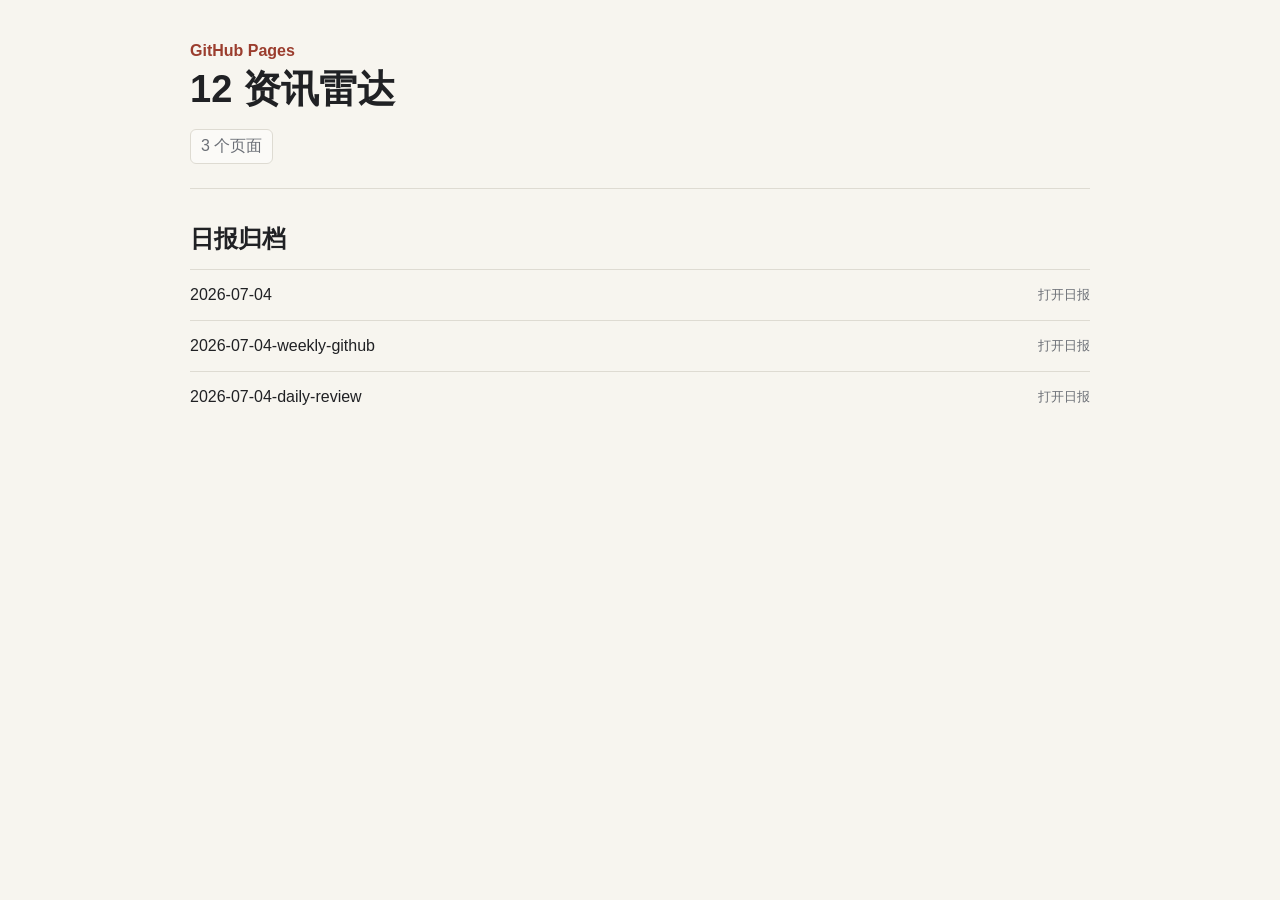
<file: docs/index.html>
<!doctype html>
<html lang="zh-CN">
<head>
  <meta charset="utf-8">
  <meta name="viewport" content="width=device-width, initial-scale=1">
  <title>12 资讯雷达</title>
  <link rel="stylesheet" href="./assets/style.css">
  <style>
    body { display: block; }
    main { margin: 0 auto; }
    .index-link {
      display: flex;
      justify-content: space-between;
      gap: 16px;
      padding: 16px 0;
      border-top: 1px solid var(--line);
      color: var(--ink);
      text-decoration: none;
    }
    .index-link small { color: var(--muted); }
  </style>
</head>
<body>
  <main>
    <header class="page-header">
      <p>GitHub Pages</p>
      <h1>12 资讯雷达</h1>
      <div class="summary"><span>3 个页面</span></div>
    </header>
    <section>
      <h2>日报归档</h2>
      <a class="index-link" href="./2026-07-04.html"><span>2026-07-04</span><small>打开日报</small></a>
<a class="index-link" href="./2026-07-04-weekly-github.html"><span>2026-07-04-weekly-github</span><small>打开日报</small></a>
<a class="index-link" href="./2026-07-04-daily-review.html"><span>2026-07-04-daily-review</span><small>打开日报</small></a>
    </section>
  </main>
</body>
</html>
</file>
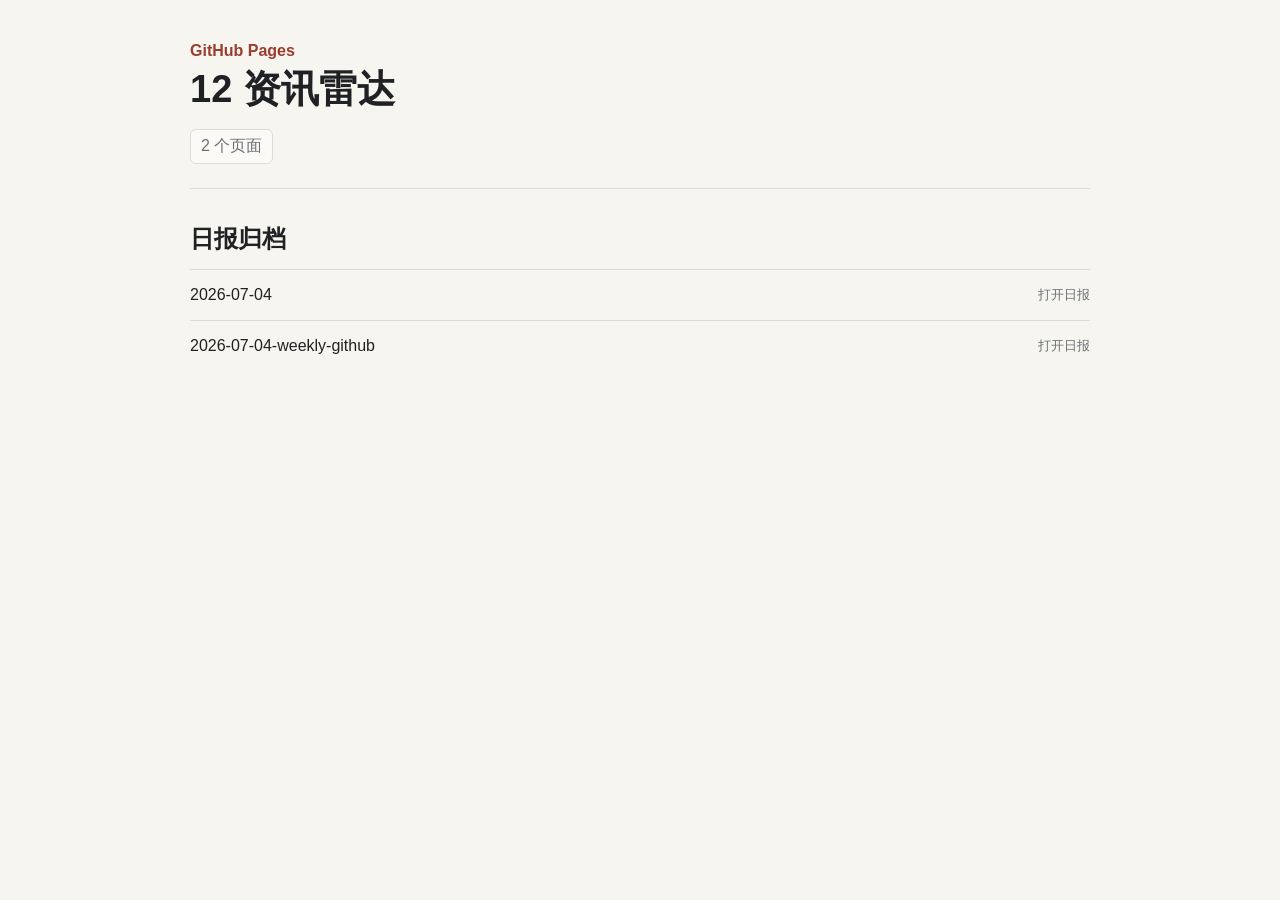
<file: site/index.html>
<!doctype html>
<html lang="zh-CN">
<head>
  <meta charset="utf-8">
  <meta name="viewport" content="width=device-width, initial-scale=1">
  <title>12 资讯雷达</title>
  <link rel="stylesheet" href="./assets/style.css">
  <style>
    body { display: block; }
    main { margin: 0 auto; }
    .index-link {
      display: flex;
      justify-content: space-between;
      gap: 16px;
      padding: 16px 0;
      border-top: 1px solid var(--line);
      color: var(--ink);
      text-decoration: none;
    }
    .index-link small { color: var(--muted); }
  </style>
</head>
<body>
  <main>
    <header class="page-header">
      <p>GitHub Pages</p>
      <h1>12 资讯雷达</h1>
      <div class="summary"><span>2 个页面</span></div>
    </header>
    <section>
      <h2>日报归档</h2>
      <a class="index-link" href="./2026-07-04.html"><span>2026-07-04</span><small>打开日报</small></a>
<a class="index-link" href="./2026-07-04-weekly-github.html"><span>2026-07-04-weekly-github</span><small>打开日报</small></a>
    </section>
  </main>
</body>
</html>
</file>
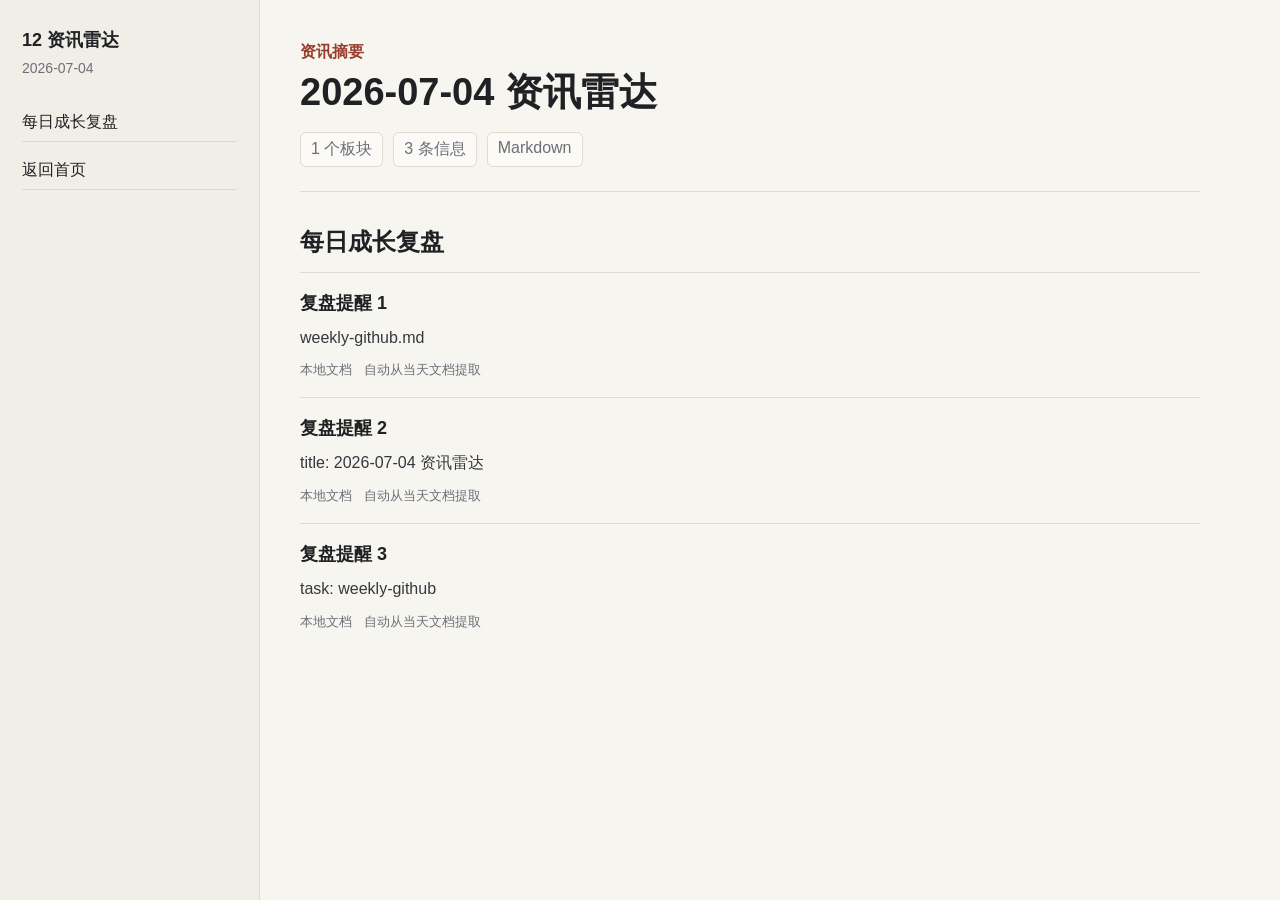
<file: docs/2026-07-04-daily-review.html>
<!doctype html>
<html lang="zh-CN">
<head>
  <meta charset="utf-8">
  <meta name="viewport" content="width=device-width, initial-scale=1">
  <title>2026-07-04 资讯雷达</title>
  <link rel="stylesheet" href="./assets/style.css">
</head>
<body>
  <aside class="sidebar">
    <div class="brand">12 资讯雷达</div>
    <div class="date">2026-07-04</div>
    <nav><a href="#每日成长复盘">每日成长复盘</a><a href="./index.html">返回首页</a></nav>
  </aside>
  <main>
    <header class="page-header">
      <p>资讯摘要</p>
      <h1>2026-07-04 资讯雷达</h1>
      <div class="summary">
        <span>1 个板块</span>
        <span>3 条信息</span>
        <a href="../obsidian/2026-07-04-daily-review.md">Markdown</a>
      </div>
    </header>
    <section id="每日成长复盘"><h2>每日成长复盘</h2><article class="item"><h3>复盘提醒 1</h3><p>weekly-github.md</p><div class="meta"><span>本地文档</span><span>自动从当天文档提取</span></div></article><article class="item"><h3>复盘提醒 2</h3><p>title: 2026-07-04 资讯雷达</p><div class="meta"><span>本地文档</span><span>自动从当天文档提取</span></div></article><article class="item"><h3>复盘提醒 3</h3><p>task: weekly-github</p><div class="meta"><span>本地文档</span><span>自动从当天文档提取</span></div></article></section>
    
  </main>
</body>
</html>
</file>
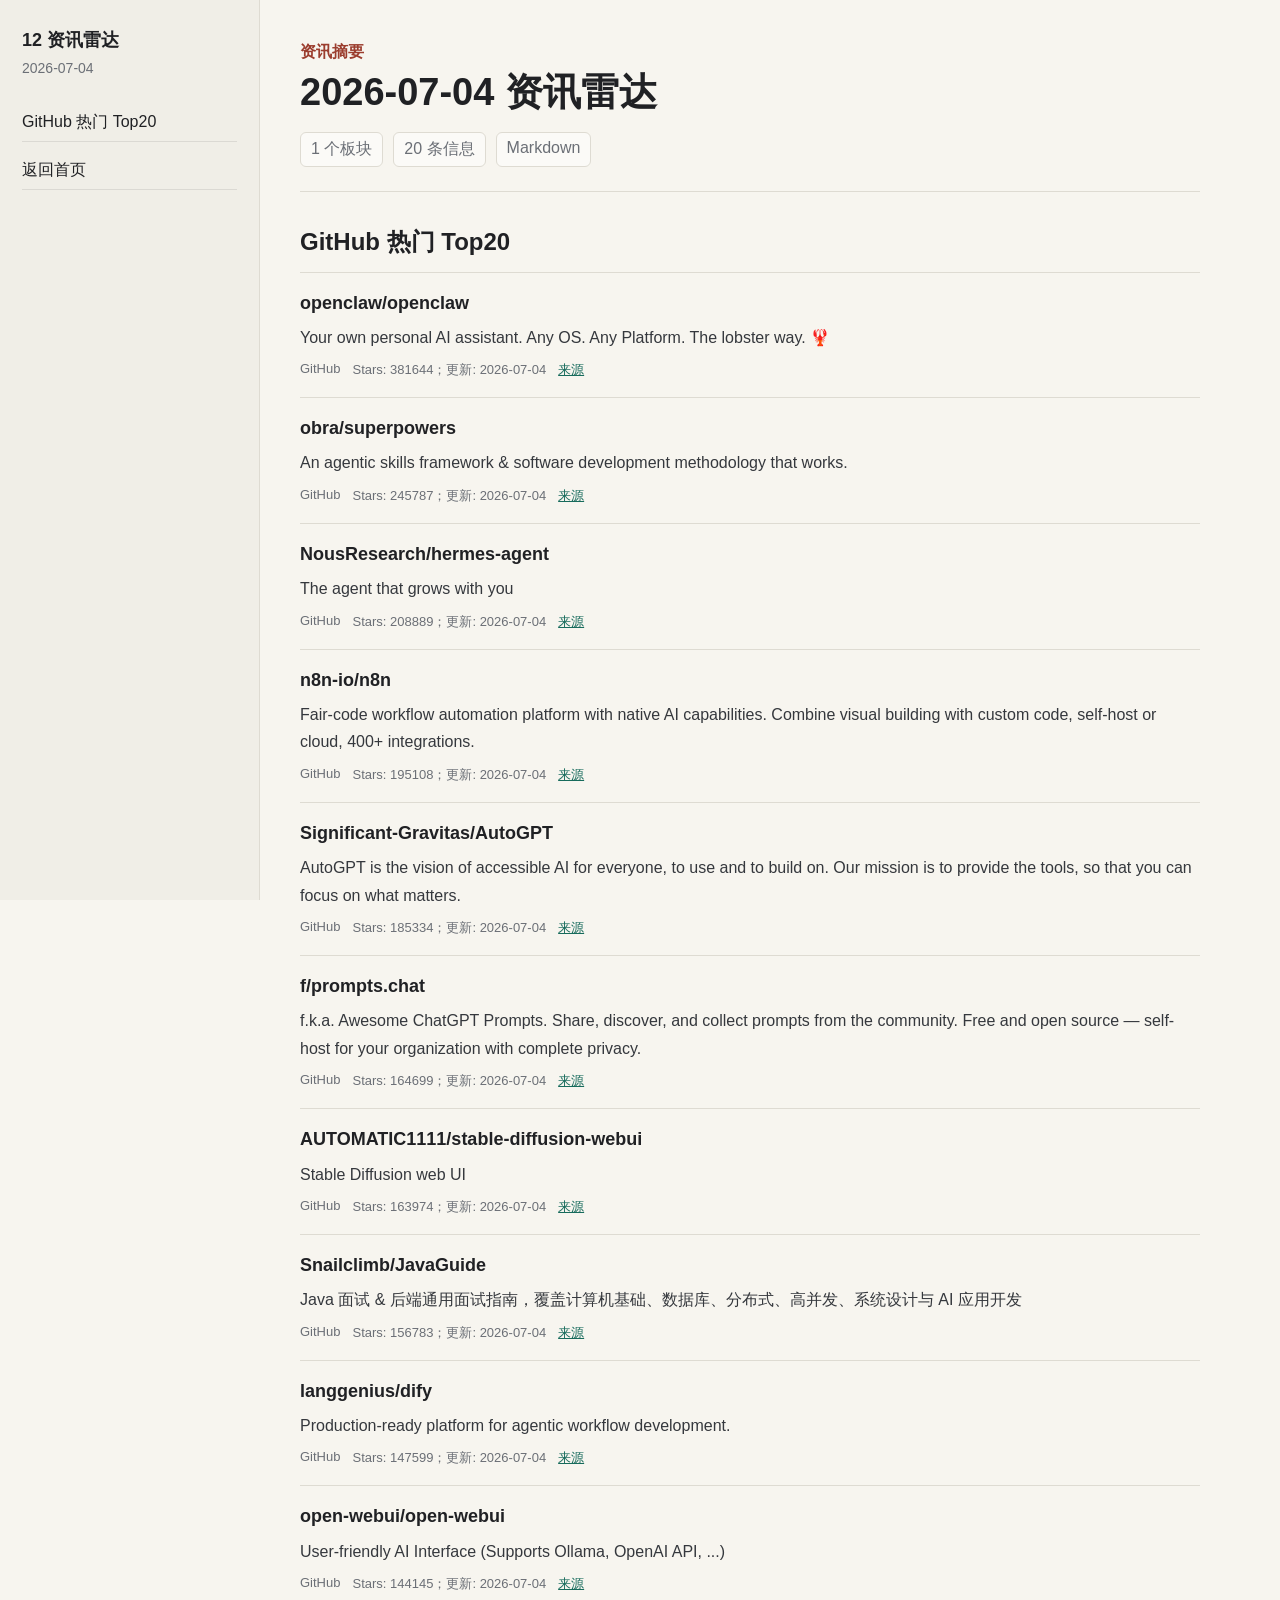
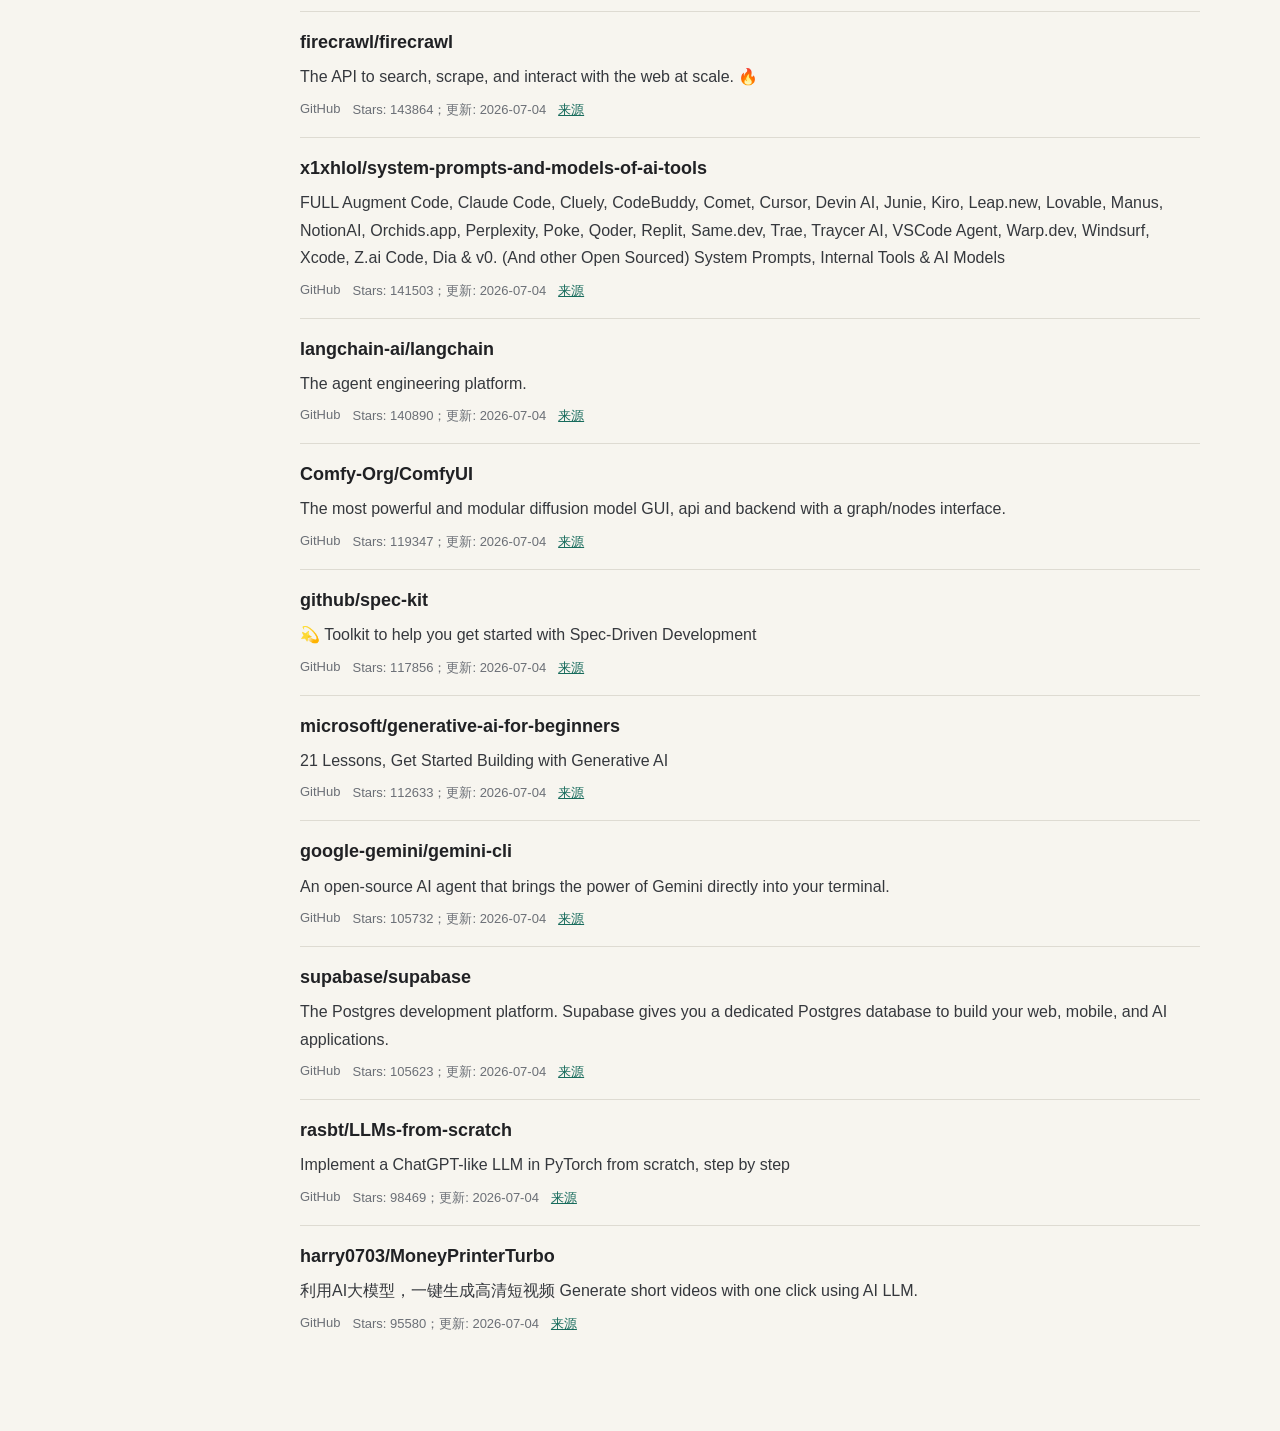
<file: docs/2026-07-04-weekly-github.html>
<!doctype html>
<html lang="zh-CN">
<head>
  <meta charset="utf-8">
  <meta name="viewport" content="width=device-width, initial-scale=1">
  <title>2026-07-04 资讯雷达</title>
  <link rel="stylesheet" href="./assets/style.css">
</head>
<body>
  <aside class="sidebar">
    <div class="brand">12 资讯雷达</div>
    <div class="date">2026-07-04</div>
    <nav><a href="#github-热门-top20">GitHub 热门 Top20</a><a href="./index.html">返回首页</a></nav>
  </aside>
  <main>
    <header class="page-header">
      <p>资讯摘要</p>
      <h1>2026-07-04 资讯雷达</h1>
      <div class="summary">
        <span>1 个板块</span>
        <span>20 条信息</span>
        <a href="../obsidian/2026-07-04-weekly-github.md">Markdown</a>
      </div>
    </header>
    <section id="github-热门-top20"><h2>GitHub 热门 Top20</h2><article class="item"><h3>openclaw/openclaw</h3><p>Your own personal AI assistant. Any OS. Any Platform. The lobster way. 🦞 </p><div class="meta"><span>GitHub</span><span>Stars: 381644；更新: 2026-07-04</span><a class="source-link" href="https://github.com/openclaw/openclaw" target="_blank" rel="noreferrer">来源</a></div></article><article class="item"><h3>obra/superpowers</h3><p>An agentic skills framework &amp; software development methodology that works.</p><div class="meta"><span>GitHub</span><span>Stars: 245787；更新: 2026-07-04</span><a class="source-link" href="https://github.com/obra/superpowers" target="_blank" rel="noreferrer">来源</a></div></article><article class="item"><h3>NousResearch/hermes-agent</h3><p>The agent that grows with you</p><div class="meta"><span>GitHub</span><span>Stars: 208889；更新: 2026-07-04</span><a class="source-link" href="https://github.com/NousResearch/hermes-agent" target="_blank" rel="noreferrer">来源</a></div></article><article class="item"><h3>n8n-io/n8n</h3><p>Fair-code workflow automation platform with native AI capabilities. Combine visual building with custom code, self-host or cloud, 400+ integrations.</p><div class="meta"><span>GitHub</span><span>Stars: 195108；更新: 2026-07-04</span><a class="source-link" href="https://github.com/n8n-io/n8n" target="_blank" rel="noreferrer">来源</a></div></article><article class="item"><h3>Significant-Gravitas/AutoGPT</h3><p>AutoGPT is the vision of accessible AI for everyone, to use and to build on. Our mission is to provide the tools, so that you can focus on what matters.</p><div class="meta"><span>GitHub</span><span>Stars: 185334；更新: 2026-07-04</span><a class="source-link" href="https://github.com/Significant-Gravitas/AutoGPT" target="_blank" rel="noreferrer">来源</a></div></article><article class="item"><h3>f/prompts.chat</h3><p>f.k.a. Awesome ChatGPT Prompts. Share, discover, and collect prompts from the community. Free and open source — self-host for your organization with complete privacy.</p><div class="meta"><span>GitHub</span><span>Stars: 164699；更新: 2026-07-04</span><a class="source-link" href="https://github.com/f/prompts.chat" target="_blank" rel="noreferrer">来源</a></div></article><article class="item"><h3>AUTOMATIC1111/stable-diffusion-webui</h3><p>Stable Diffusion web UI</p><div class="meta"><span>GitHub</span><span>Stars: 163974；更新: 2026-07-04</span><a class="source-link" href="https://github.com/AUTOMATIC1111/stable-diffusion-webui" target="_blank" rel="noreferrer">来源</a></div></article><article class="item"><h3>Snailclimb/JavaGuide</h3><p>Java 面试 &amp; 后端通用面试指南，覆盖计算机基础、数据库、分布式、高并发、系统设计与 AI 应用开发</p><div class="meta"><span>GitHub</span><span>Stars: 156783；更新: 2026-07-04</span><a class="source-link" href="https://github.com/Snailclimb/JavaGuide" target="_blank" rel="noreferrer">来源</a></div></article><article class="item"><h3>langgenius/dify</h3><p>Production-ready platform for agentic workflow development.</p><div class="meta"><span>GitHub</span><span>Stars: 147599；更新: 2026-07-04</span><a class="source-link" href="https://github.com/langgenius/dify" target="_blank" rel="noreferrer">来源</a></div></article><article class="item"><h3>open-webui/open-webui</h3><p>User-friendly AI Interface (Supports Ollama, OpenAI API, ...)</p><div class="meta"><span>GitHub</span><span>Stars: 144145；更新: 2026-07-04</span><a class="source-link" href="https://github.com/open-webui/open-webui" target="_blank" rel="noreferrer">来源</a></div></article><article class="item"><h3>firecrawl/firecrawl</h3><p>The API to search, scrape, and interact with the web at scale. 🔥</p><div class="meta"><span>GitHub</span><span>Stars: 143864；更新: 2026-07-04</span><a class="source-link" href="https://github.com/firecrawl/firecrawl" target="_blank" rel="noreferrer">来源</a></div></article><article class="item"><h3>x1xhlol/system-prompts-and-models-of-ai-tools</h3><p>FULL Augment Code, Claude Code, Cluely, CodeBuddy, Comet, Cursor, Devin AI, Junie, Kiro, Leap.new, Lovable, Manus, NotionAI, Orchids.app, Perplexity, Poke, Qoder, Replit, Same.dev, Trae, Traycer AI, VSCode Agent, Warp.dev, Windsurf, Xcode, Z.ai Code, Dia &amp; v0. (And other Open Sourced) System Prompts, Internal Tools &amp; AI Models</p><div class="meta"><span>GitHub</span><span>Stars: 141503；更新: 2026-07-04</span><a class="source-link" href="https://github.com/x1xhlol/system-prompts-and-models-of-ai-tools" target="_blank" rel="noreferrer">来源</a></div></article><article class="item"><h3>langchain-ai/langchain</h3><p>The agent engineering platform.</p><div class="meta"><span>GitHub</span><span>Stars: 140890；更新: 2026-07-04</span><a class="source-link" href="https://github.com/langchain-ai/langchain" target="_blank" rel="noreferrer">来源</a></div></article><article class="item"><h3>Comfy-Org/ComfyUI</h3><p>The most powerful and modular diffusion model GUI, api and backend with a graph/nodes interface.</p><div class="meta"><span>GitHub</span><span>Stars: 119347；更新: 2026-07-04</span><a class="source-link" href="https://github.com/Comfy-Org/ComfyUI" target="_blank" rel="noreferrer">来源</a></div></article><article class="item"><h3>github/spec-kit</h3><p>💫 Toolkit to help you get started with Spec-Driven Development</p><div class="meta"><span>GitHub</span><span>Stars: 117856；更新: 2026-07-04</span><a class="source-link" href="https://github.com/github/spec-kit" target="_blank" rel="noreferrer">来源</a></div></article><article class="item"><h3>microsoft/generative-ai-for-beginners</h3><p>21 Lessons, Get Started Building with Generative AI </p><div class="meta"><span>GitHub</span><span>Stars: 112633；更新: 2026-07-04</span><a class="source-link" href="https://github.com/microsoft/generative-ai-for-beginners" target="_blank" rel="noreferrer">来源</a></div></article><article class="item"><h3>google-gemini/gemini-cli</h3><p>An open-source AI agent that brings the power of Gemini directly into your terminal.</p><div class="meta"><span>GitHub</span><span>Stars: 105732；更新: 2026-07-04</span><a class="source-link" href="https://github.com/google-gemini/gemini-cli" target="_blank" rel="noreferrer">来源</a></div></article><article class="item"><h3>supabase/supabase</h3><p>The Postgres development platform. Supabase gives you a dedicated Postgres database to build your web, mobile, and AI applications.</p><div class="meta"><span>GitHub</span><span>Stars: 105623；更新: 2026-07-04</span><a class="source-link" href="https://github.com/supabase/supabase" target="_blank" rel="noreferrer">来源</a></div></article><article class="item"><h3>rasbt/LLMs-from-scratch</h3><p>Implement a ChatGPT-like LLM in PyTorch from scratch, step by step</p><div class="meta"><span>GitHub</span><span>Stars: 98469；更新: 2026-07-04</span><a class="source-link" href="https://github.com/rasbt/LLMs-from-scratch" target="_blank" rel="noreferrer">来源</a></div></article><article class="item"><h3>harry0703/MoneyPrinterTurbo</h3><p>利用AI大模型，一键生成高清短视频 Generate short videos with one click using AI LLM.</p><div class="meta"><span>GitHub</span><span>Stars: 95580；更新: 2026-07-04</span><a class="source-link" href="https://github.com/harry0703/MoneyPrinterTurbo" target="_blank" rel="noreferrer">来源</a></div></article></section>
    
  </main>
</body>
</html>
</file>
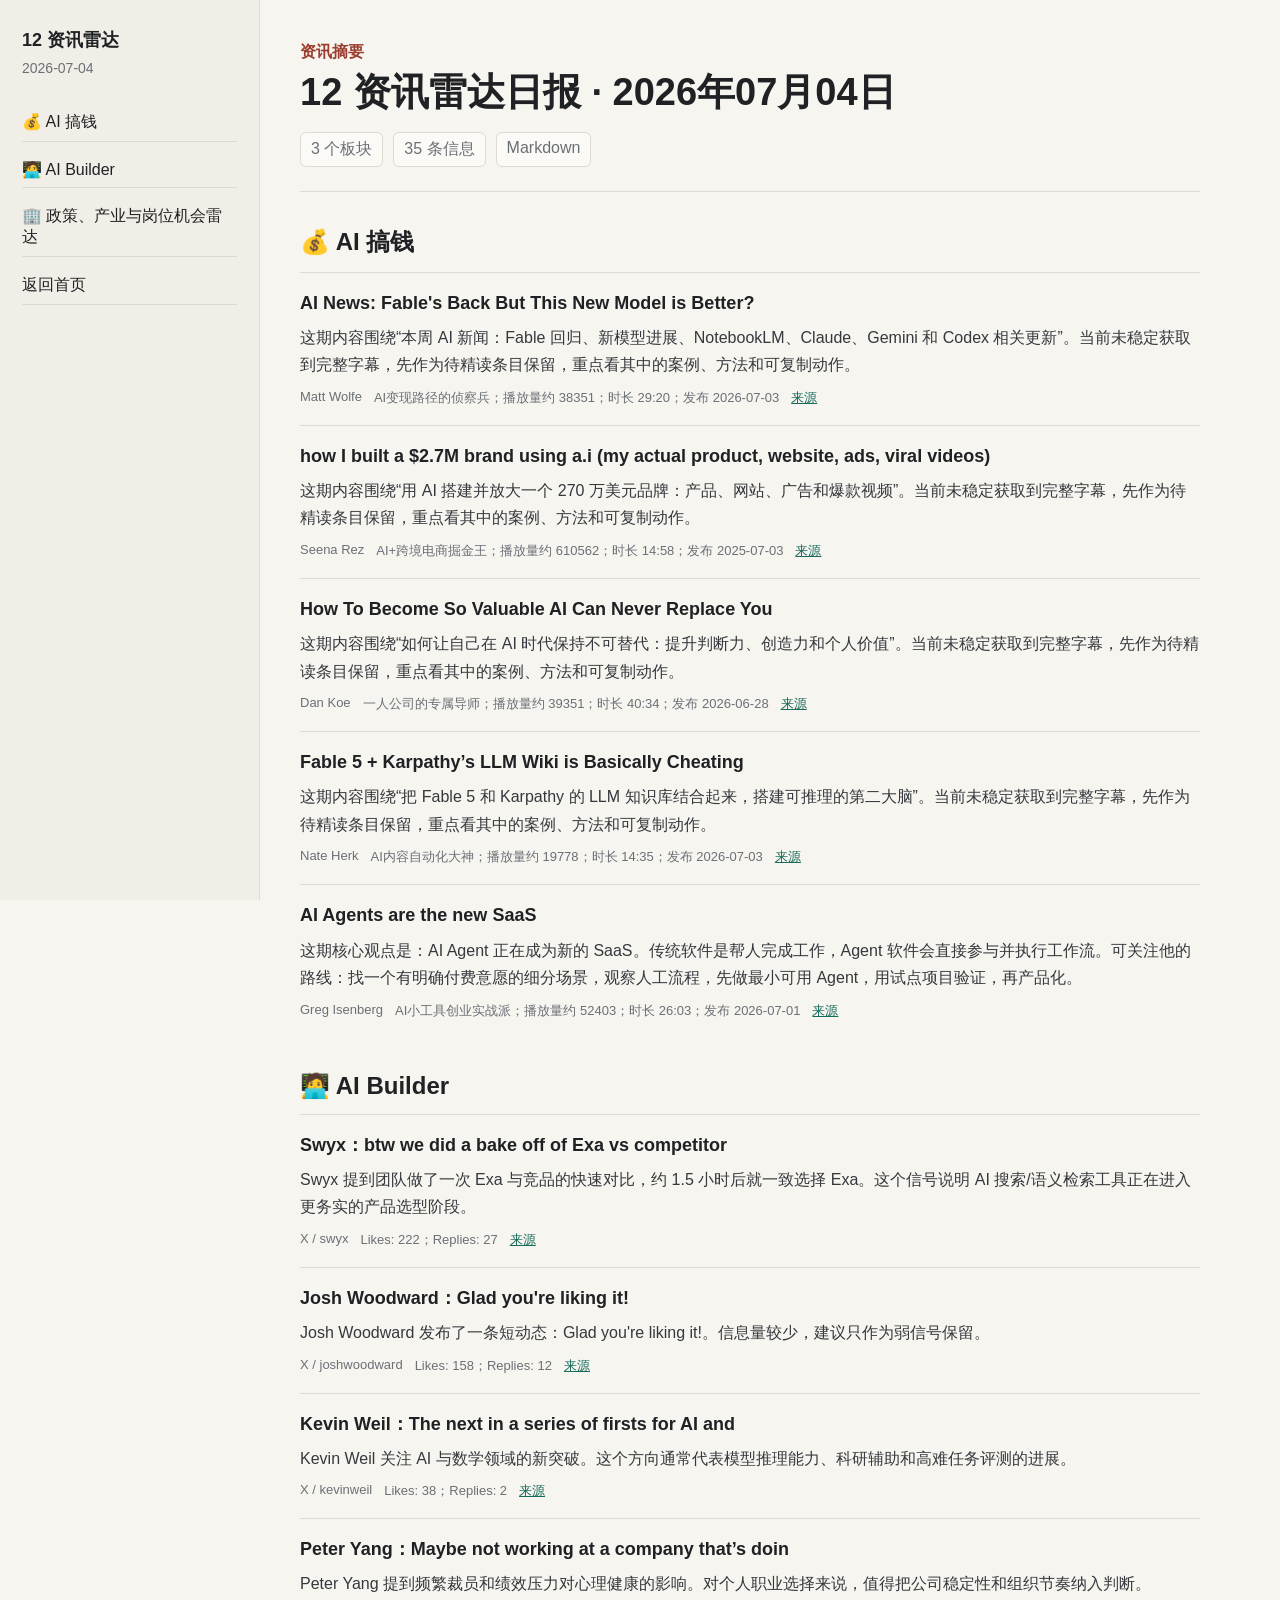
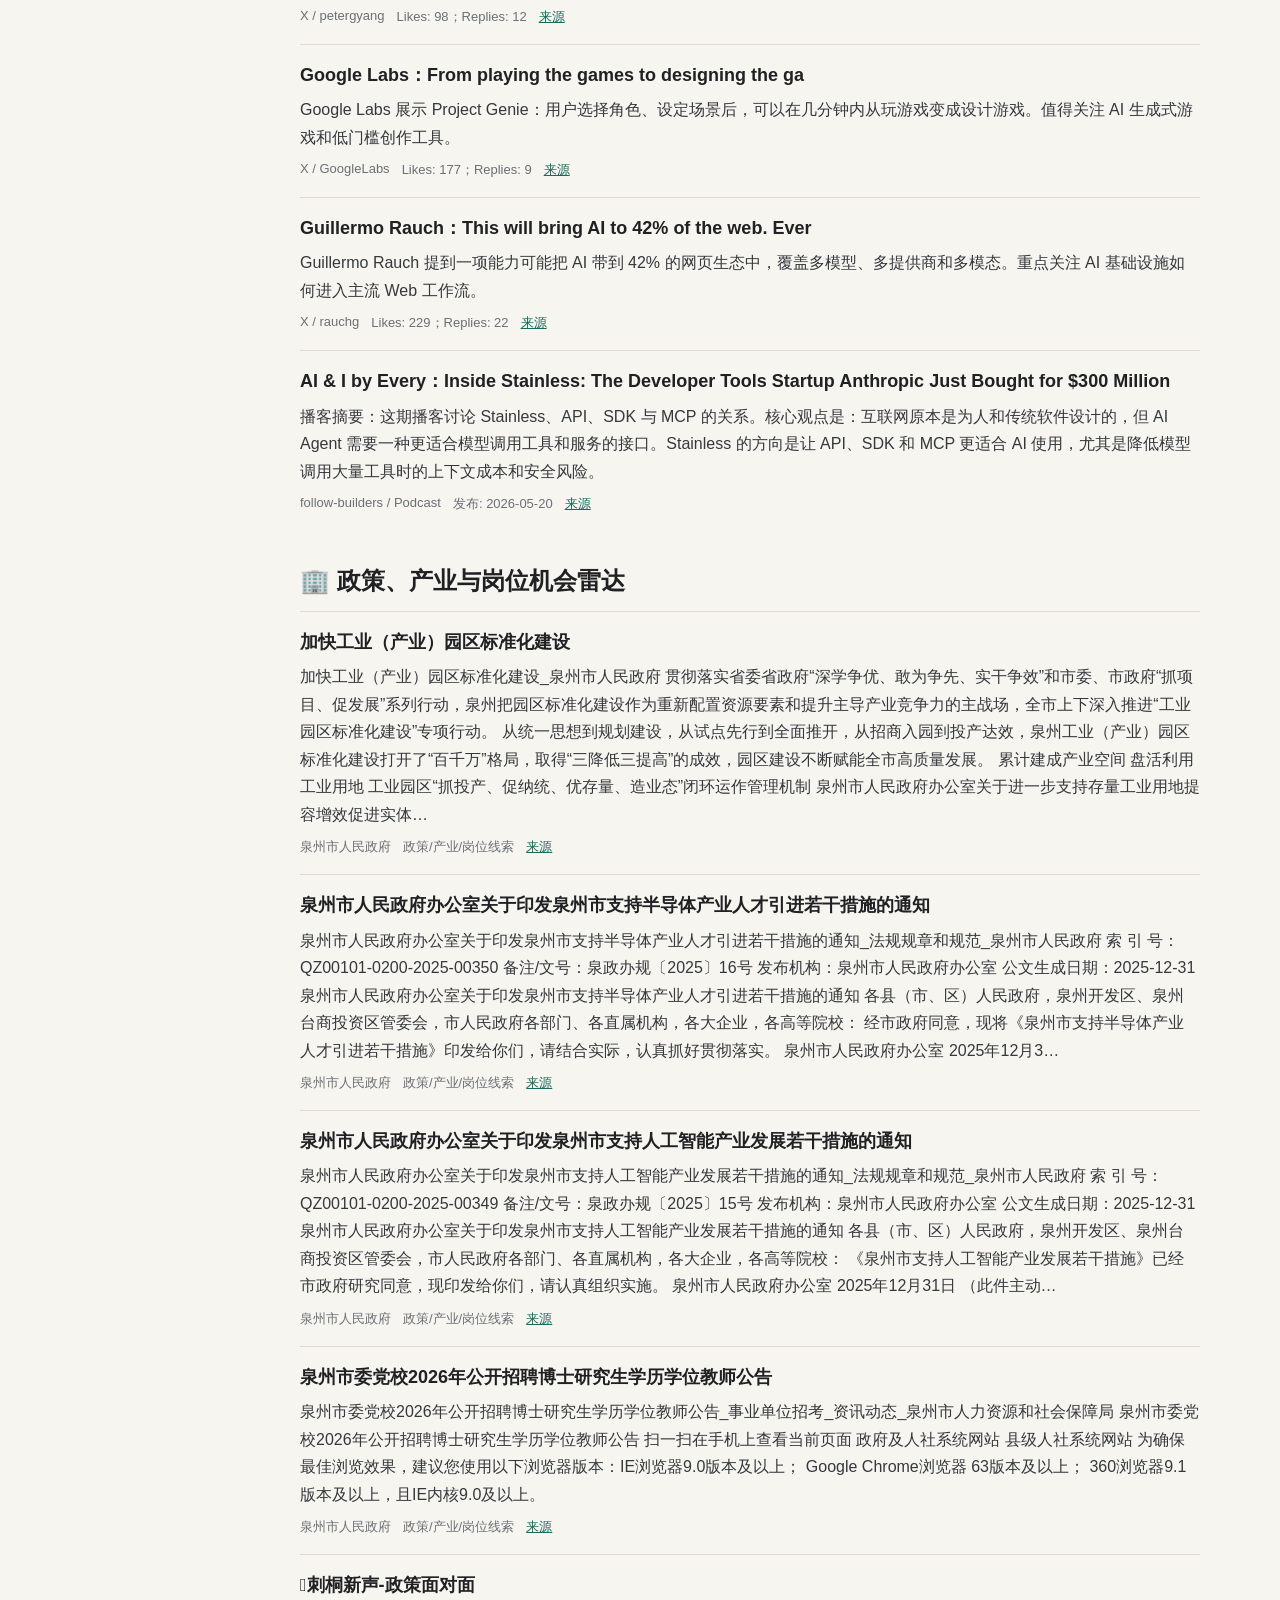
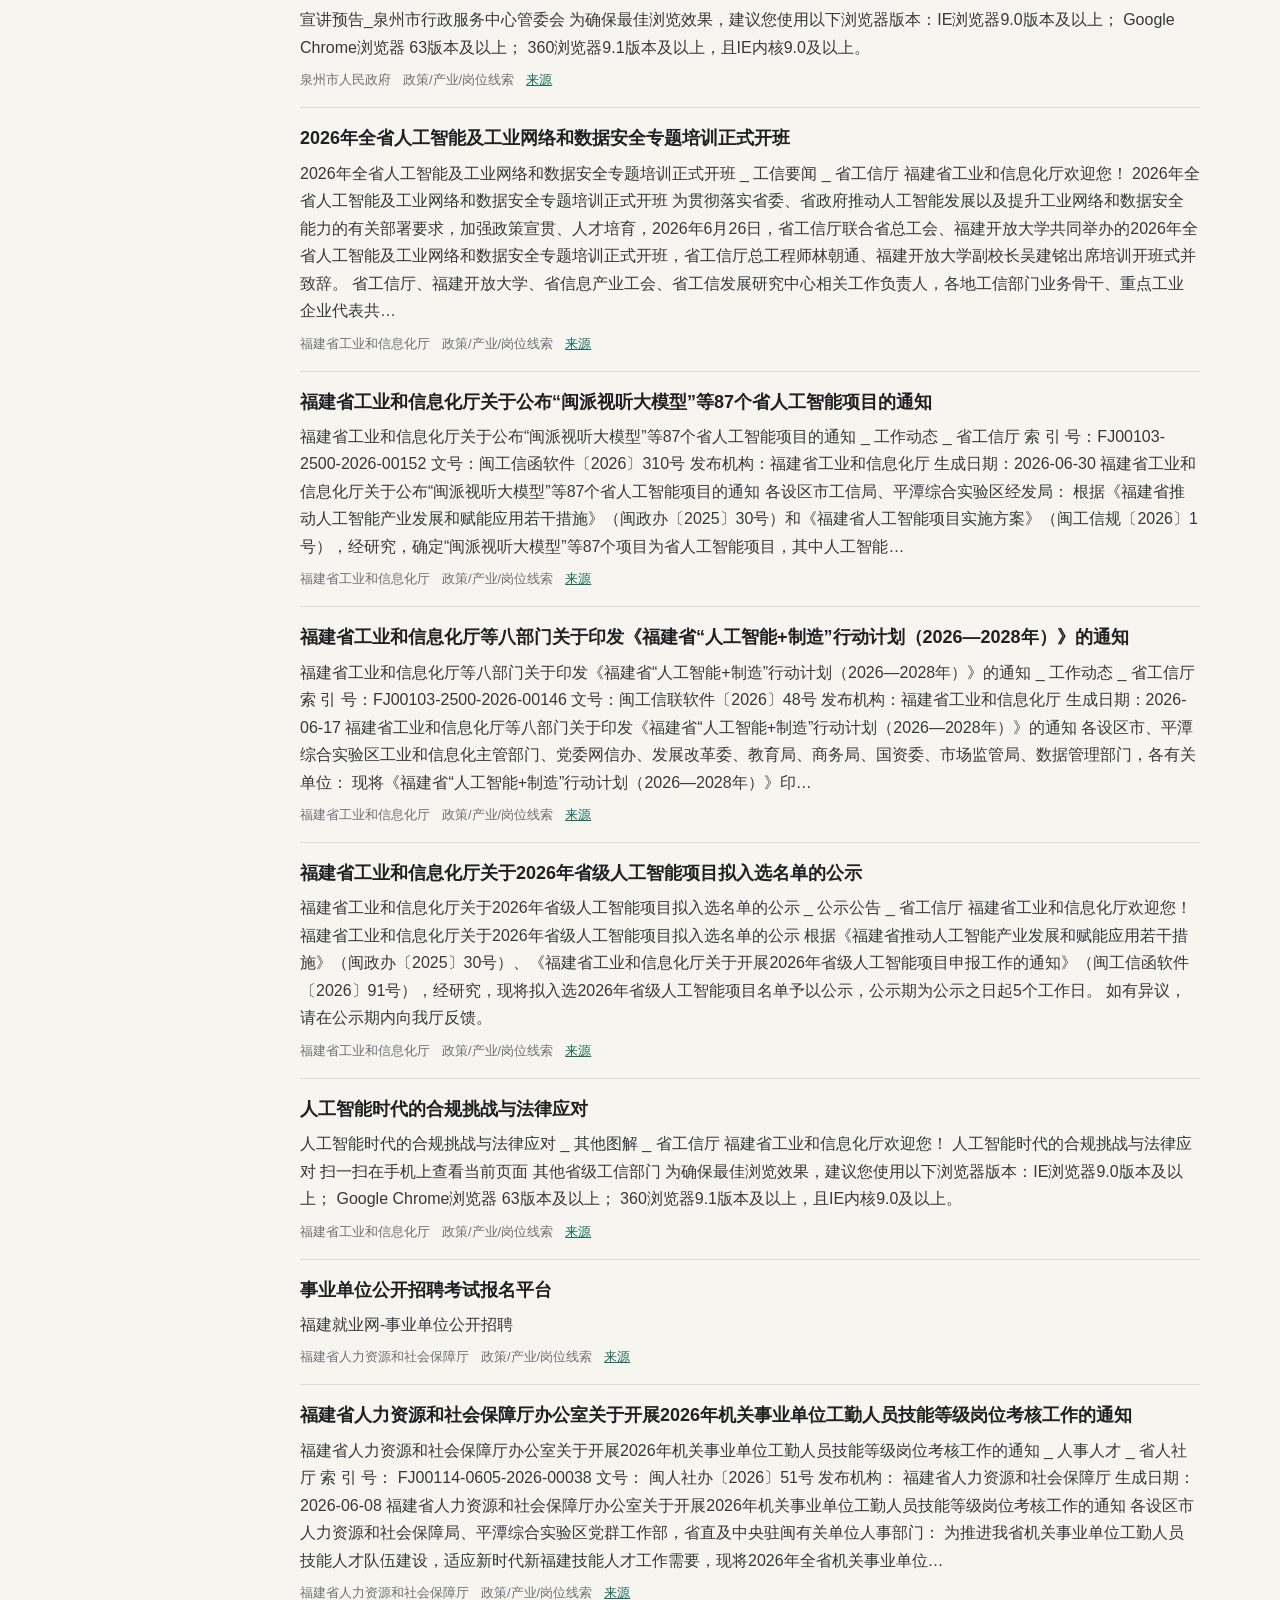
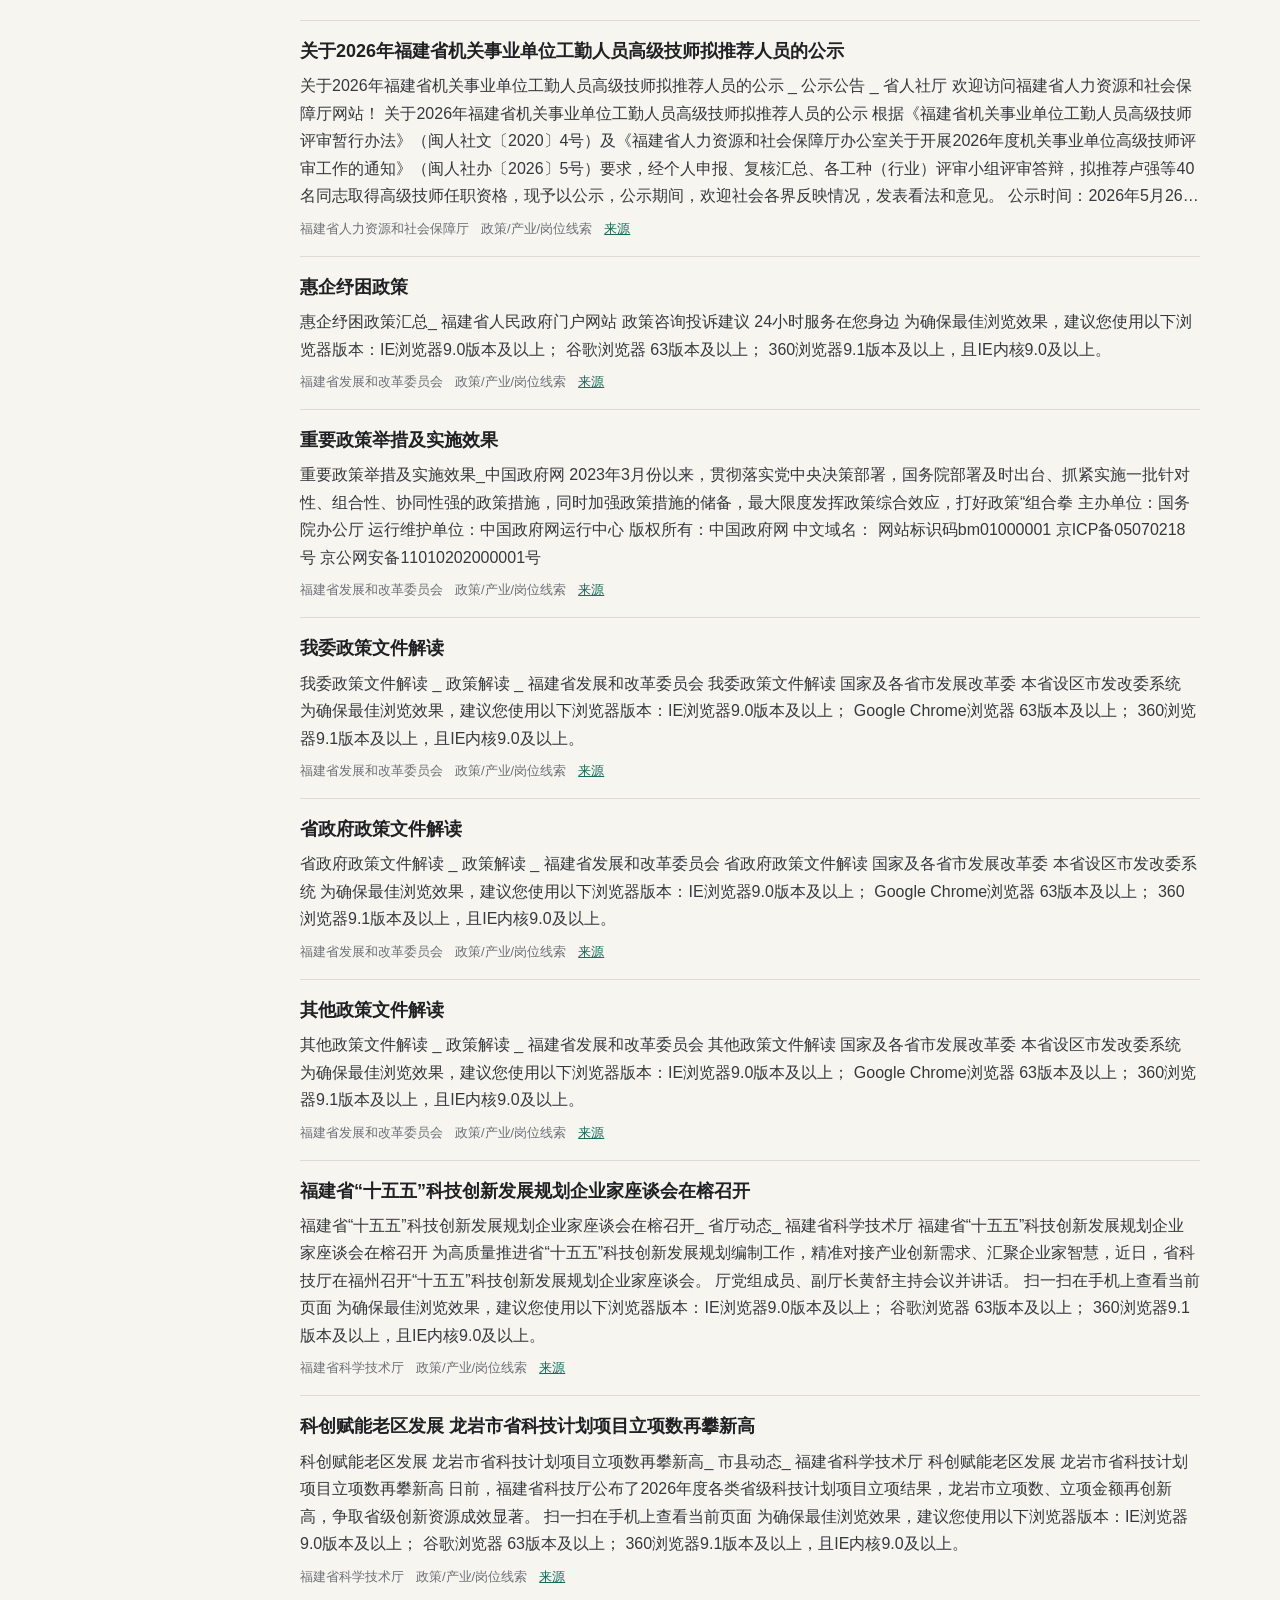
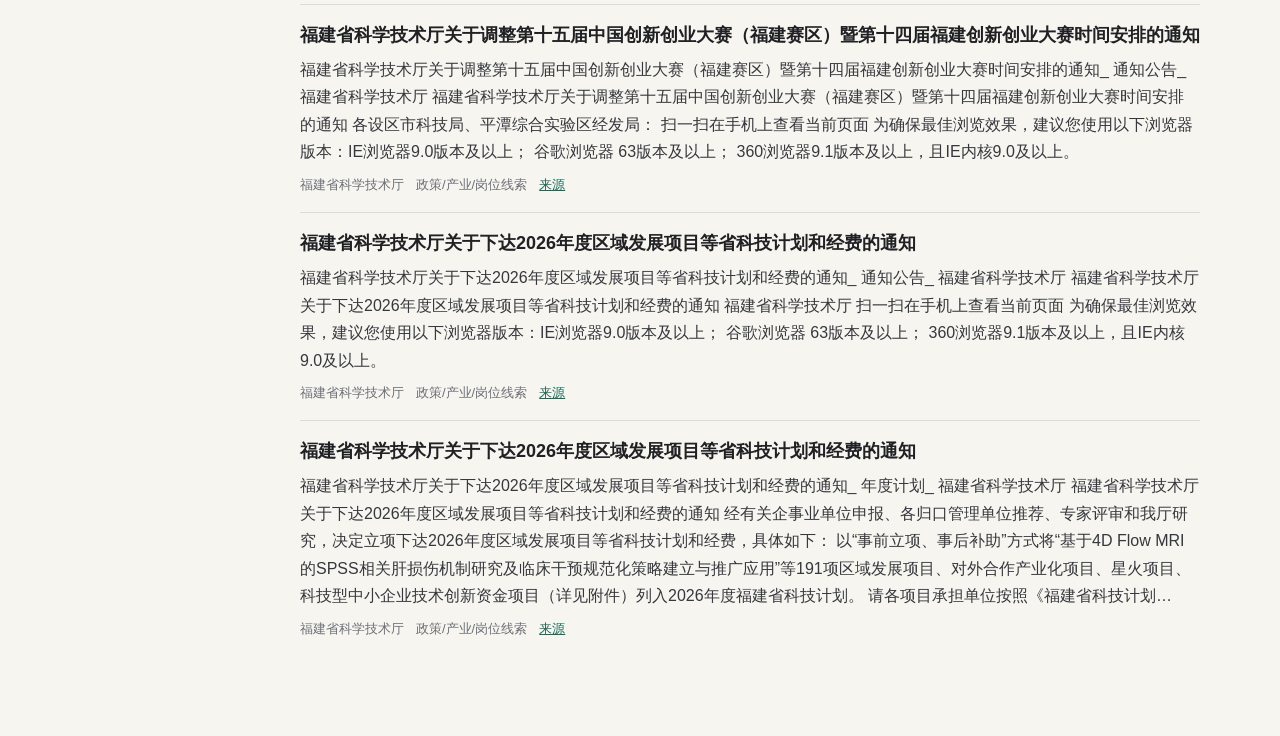
<file: docs/2026-07-04.html>
<!doctype html>
<html lang="zh-CN">
<head>
  <meta charset="utf-8">
  <meta name="viewport" content="width=device-width, initial-scale=1">
  <title>12 资讯雷达日报 · 2026年07月04日</title>
  <link rel="stylesheet" href="./assets/style.css">
</head>
<body>
  <aside class="sidebar">
    <div class="brand">12 资讯雷达</div>
    <div class="date">2026-07-04</div>
    <nav><a href="#ai-搞钱">💰 AI 搞钱</a>
<a href="#ai-builder">🧑‍💻 AI Builder</a>
<a href="#政策-产业与岗位机会雷达">🏢 政策、产业与岗位机会雷达</a><a href="./index.html">返回首页</a></nav>
  </aside>
  <main>
    <header class="page-header">
      <p>资讯摘要</p>
      <h1>12 资讯雷达日报 · 2026年07月04日</h1>
      <div class="summary">
        <span>3 个板块</span>
        <span>35 条信息</span>
        <a href="../obsidian/2026-07-04.md">Markdown</a>
      </div>
    </header>
    <section id="ai-搞钱"><h2>💰 AI 搞钱</h2><article class="item"><h3>AI News: Fable&#x27;s Back But This New Model is Better?</h3><p>这期内容围绕“本周 AI 新闻：Fable 回归、新模型进展、NotebookLM、Claude、Gemini 和 Codex 相关更新”。当前未稳定获取到完整字幕，先作为待精读条目保留，重点看其中的案例、方法和可复制动作。</p><div class="meta"><span>Matt Wolfe</span><span>AI变现路径的侦察兵；播放量约 38351；时长 29:20；发布 2026-07-03</span><a class="source-link" href="https://www.youtube.com/watch?v=NVP_paJarG4" target="_blank" rel="noreferrer">来源</a></div></article><article class="item"><h3>how I built a $2.7M brand using a.i (my actual product, website, ads, viral videos)</h3><p>这期内容围绕“用 AI 搭建并放大一个 270 万美元品牌：产品、网站、广告和爆款视频”。当前未稳定获取到完整字幕，先作为待精读条目保留，重点看其中的案例、方法和可复制动作。</p><div class="meta"><span>Seena Rez</span><span>AI+跨境电商掘金王；播放量约 610562；时长 14:58；发布 2025-07-03</span><a class="source-link" href="https://www.youtube.com/watch?v=5FokzkHTpc0" target="_blank" rel="noreferrer">来源</a></div></article><article class="item"><h3>How To Become So Valuable AI Can Never Replace You</h3><p>这期内容围绕“如何让自己在 AI 时代保持不可替代：提升判断力、创造力和个人价值”。当前未稳定获取到完整字幕，先作为待精读条目保留，重点看其中的案例、方法和可复制动作。</p><div class="meta"><span>Dan Koe</span><span>一人公司的专属导师；播放量约 39351；时长 40:34；发布 2026-06-28</span><a class="source-link" href="https://www.youtube.com/watch?v=K2QvCV1PB1w" target="_blank" rel="noreferrer">来源</a></div></article><article class="item"><h3>Fable 5 + Karpathy’s LLM Wiki is Basically Cheating</h3><p>这期内容围绕“把 Fable 5 和 Karpathy 的 LLM 知识库结合起来，搭建可推理的第二大脑”。当前未稳定获取到完整字幕，先作为待精读条目保留，重点看其中的案例、方法和可复制动作。</p><div class="meta"><span>Nate Herk</span><span>AI内容自动化大神；播放量约 19778；时长 14:35；发布 2026-07-03</span><a class="source-link" href="https://www.youtube.com/watch?v=hQvwMj7IJe4" target="_blank" rel="noreferrer">来源</a></div></article><article class="item"><h3>AI Agents are the new SaaS</h3><p>这期核心观点是：AI Agent 正在成为新的 SaaS。传统软件是帮人完成工作，Agent 软件会直接参与并执行工作流。可关注他的路线：找一个有明确付费意愿的细分场景，观察人工流程，先做最小可用 Agent，用试点项目验证，再产品化。</p><div class="meta"><span>Greg Isenberg</span><span>AI小工具创业实战派；播放量约 52403；时长 26:03；发布 2026-07-01</span><a class="source-link" href="https://www.youtube.com/watch?v=83fWzQSWB10" target="_blank" rel="noreferrer">来源</a></div></article></section><section id="ai-builder"><h2>🧑‍💻 AI Builder</h2><article class="item"><h3>Swyx：btw we did a bake off of Exa vs competitor</h3><p>Swyx 提到团队做了一次 Exa 与竞品的快速对比，约 1.5 小时后就一致选择 Exa。这个信号说明 AI 搜索/语义检索工具正在进入更务实的产品选型阶段。</p><div class="meta"><span>X / swyx</span><span>Likes: 222；Replies: 27</span><a class="source-link" href="https://x.com/swyx/status/2057180080078791036" target="_blank" rel="noreferrer">来源</a></div></article><article class="item"><h3>Josh Woodward：Glad you&#x27;re liking it!</h3><p>Josh Woodward 发布了一条短动态：Glad you&#x27;re liking it!。信息量较少，建议只作为弱信号保留。</p><div class="meta"><span>X / joshwoodward</span><span>Likes: 158；Replies: 12</span><a class="source-link" href="https://x.com/joshwoodward/status/2057280348158063071" target="_blank" rel="noreferrer">来源</a></div></article><article class="item"><h3>Kevin Weil：The next in a series of firsts for AI and </h3><p>Kevin Weil 关注 AI 与数学领域的新突破。这个方向通常代表模型推理能力、科研辅助和高难任务评测的进展。</p><div class="meta"><span>X / kevinweil</span><span>Likes: 38；Replies: 2</span><a class="source-link" href="https://x.com/kevinweil/status/2057206749552066805" target="_blank" rel="noreferrer">来源</a></div></article><article class="item"><h3>Peter Yang：Maybe not working at a company that’s doin</h3><p>Peter Yang 提到频繁裁员和绩效压力对心理健康的影响。对个人职业选择来说，值得把公司稳定性和组织节奏纳入判断。</p><div class="meta"><span>X / petergyang</span><span>Likes: 98；Replies: 12</span><a class="source-link" href="https://x.com/petergyang/status/2057281238722072912" target="_blank" rel="noreferrer">来源</a></div></article><article class="item"><h3>Google Labs：From playing the games to designing the ga</h3><p>Google Labs 展示 Project Genie：用户选择角色、设定场景后，可以在几分钟内从玩游戏变成设计游戏。值得关注 AI 生成式游戏和低门槛创作工具。</p><div class="meta"><span>X / GoogleLabs</span><span>Likes: 177；Replies: 9</span><a class="source-link" href="https://x.com/GoogleLabs/status/2057218835074437573" target="_blank" rel="noreferrer">来源</a></div></article><article class="item"><h3>Guillermo Rauch：This will bring AI to 42% of the web. Ever</h3><p>Guillermo Rauch 提到一项能力可能把 AI 带到 42% 的网页生态中，覆盖多模型、多提供商和多模态。重点关注 AI 基础设施如何进入主流 Web 工作流。</p><div class="meta"><span>X / rauchg</span><span>Likes: 229；Replies: 22</span><a class="source-link" href="https://x.com/rauchg/status/2057212335811620987" target="_blank" rel="noreferrer">来源</a></div></article><article class="item"><h3>AI &amp; I by Every：Inside Stainless: The Developer Tools Startup Anthropic Just Bought for $300 Million</h3><p>播客摘要：这期播客讨论 Stainless、API、SDK 与 MCP 的关系。核心观点是：互联网原本是为人和传统软件设计的，但 AI Agent 需要一种更适合模型调用工具和服务的接口。Stainless 的方向是让 API、SDK 和 MCP 更适合 AI 使用，尤其是降低模型调用大量工具时的上下文成本和安全风险。</p><div class="meta"><span>follow-builders / Podcast</span><span>发布: 2026-05-20</span><a class="source-link" href="https://www.youtube.com/playlist?list=PLuMcoKK9mKgHtW_o9h5sGO2vXrffKHwJL" target="_blank" rel="noreferrer">来源</a></div></article></section><section id="政策-产业与岗位机会雷达"><h2>🏢 政策、产业与岗位机会雷达</h2><article class="item"><h3>加快工业（产业）园区标准化建设</h3><p>加快工业（产业）园区标准化建设_泉州市人民政府 贯彻落实省委省政府“深学争优、敢为争先、实干争效”和市委、市政府“抓项目、促发展”系列行动，泉州把园区标准化建设作为重新配置资源要素和提升主导产业竞争力的主战场，全市上下深入推进“工业园区标准化建设”专项行动。 从统一思想到规划建设，从试点先行到全面推开，从招商入园到投产达效，泉州工业（产业）园区标准化建设打开了“百千万”格局，取得“三降低三提高”的成效，园区建设不断赋能全市高质量发展。 累计建成产业空间 盘活利用工业用地 工业园区“抓投产、促纳统、优存量、造业态”闭环运作管理机制 泉州市人民政府办公室关于进一步支持存量工业用地提容增效促进实体…</p><div class="meta"><span>泉州市人民政府</span><span>政策/产业/岗位线索</span><a class="source-link" href="https://www.quanzhou.gov.cn/zfb/xxgk/zfxxgkzl/ztzl/jkgycyyqbjjs/" target="_blank" rel="noreferrer">来源</a></div></article><article class="item"><h3>泉州市人民政府办公室关于印发泉州市支持半导体产业人才引进若干措施的通知</h3><p>泉州市人民政府办公室关于印发泉州市支持半导体产业人才引进若干措施的通知_法规规章和规范_泉州市人民政府 索 引 号：QZ00101-0200-2025-00350 备注/文号：泉政办规〔2025〕16号 发布机构：泉州市人民政府办公室 公文生成日期：2025-12-31 泉州市人民政府办公室关于印发泉州市支持半导体产业人才引进若干措施的通知 各县（市、区）人民政府，泉州开发区、泉州台商投资区管委会，市人民政府各部门、各直属机构，各大企业，各高等院校： 经市政府同意，现将《泉州市支持半导体产业人才引进若干措施》印发给你们，请结合实际，认真抓好贯彻落实。 泉州市人民政府办公室 2025年12月3…</p><div class="meta"><span>泉州市人民政府</span><span>政策/产业/岗位线索</span><a class="source-link" href="https://www.quanzhou.gov.cn/zfb/xxgk/zfxxgkzl/zfxxgkml/srmzfxxgkml/fggzhgf/202601/t20260108_3252122.htm" target="_blank" rel="noreferrer">来源</a></div></article><article class="item"><h3>泉州市人民政府办公室关于印发泉州市支持人工智能产业发展若干措施的通知</h3><p>泉州市人民政府办公室关于印发泉州市支持人工智能产业发展若干措施的通知_法规规章和规范_泉州市人民政府 索 引 号：QZ00101-0200-2025-00349 备注/文号：泉政办规〔2025〕15号 发布机构：泉州市人民政府办公室 公文生成日期：2025-12-31 泉州市人民政府办公室关于印发泉州市支持人工智能产业发展若干措施的通知 各县（市、区）人民政府，泉州开发区、泉州台商投资区管委会，市人民政府各部门、各直属机构，各大企业，各高等院校： 《泉州市支持人工智能产业发展若干措施》已经市政府研究同意，现印发给你们，请认真组织实施。 泉州市人民政府办公室 2025年12月31日 （此件主动…</p><div class="meta"><span>泉州市人民政府</span><span>政策/产业/岗位线索</span><a class="source-link" href="https://www.quanzhou.gov.cn/zfb/xxgk/zfxxgkzl/zfxxgkml/srmzfxxgkml/fggzhgf/202601/t20260108_3252109.htm" target="_blank" rel="noreferrer">来源</a></div></article><article class="item"><h3>泉州市委党校2026年公开招聘博士研究生学历学位教师公告</h3><p>泉州市委党校2026年公开招聘博士研究生学历学位教师公告_事业单位招考_资讯动态_泉州市人力资源和社会保障局 泉州市委党校2026年公开招聘博士研究生学历学位教师公告 扫一扫在手机上查看当前页面 政府及人社系统网站 县级人社系统网站 为确保最佳浏览效果，建议您使用以下浏览器版本：IE浏览器9.0版本及以上； Google Chrome浏览器 63版本及以上； 360浏览器9.1版本及以上，且IE内核9.0及以上。</p><div class="meta"><span>泉州市人民政府</span><span>政策/产业/岗位线索</span><a class="source-link" href="https://rsj.quanzhou.gov.cn/zwgk/zxdt/syzk/202603/t20260310_3272932.htm" target="_blank" rel="noreferrer">来源</a></div></article><article class="item"><h3>刺桐新声-政策面对面</h3><p>宣讲预告_泉州市行政服务中心管委会 为确保最佳浏览效果，建议您使用以下浏览器版本：IE浏览器9.0版本及以上； Google Chrome浏览器 63版本及以上； 360浏览器9.1版本及以上，且IE内核9.0及以上。</p><div class="meta"><span>泉州市人民政府</span><span>政策/产业/岗位线索</span><a class="source-link" href="http://xzfwzx.quanzhou.gov.cn/zcxj/xjyg/" target="_blank" rel="noreferrer">来源</a></div></article><article class="item"><h3>2026年全省人工智能及工业网络和数据安全专题培训正式开班</h3><p>2026年全省人工智能及工业网络和数据安全专题培训正式开班 _ 工信要闻 _ 省工信厅 福建省工业和信息化厅欢迎您！ 2026年全省人工智能及工业网络和数据安全专题培训正式开班 为贯彻落实省委、省政府推动人工智能发展以及提升工业网络和数据安全能力的有关部署要求，加强政策宣贯、人才培育，2026年6月26日，省工信厅联合省总工会、福建开放大学共同举办的2026年全省人工智能及工业网络和数据安全专题培训正式开班，省工信厅总工程师林朝通、福建开放大学副校长吴建铭出席培训开班式并致辞。 省工信厅、福建开放大学、省信息产业工会、省工信发展研究中心相关工作负责人，各地工信部门业务骨干、重点工业企业代表共…</p><div class="meta"><span>福建省工业和信息化厅</span><span>政策/产业/岗位线索</span><a class="source-link" href="https://gxt.fujian.gov.cn/zwgk/xw/jxyw/202607/t20260703_7172067.htm" target="_blank" rel="noreferrer">来源</a></div></article><article class="item"><h3>福建省工业和信息化厅关于公布“闽派视听大模型”等87个省人工智能项目的通知</h3><p>福建省工业和信息化厅关于公布“闽派视听大模型”等87个省人工智能项目的通知 _ 工作动态 _ 省工信厅 索 引 号：FJ00103-2500-2026-00152 文号：闽工信函软件〔2026〕310号 发布机构：福建省工业和信息化厅 生成日期：2026-06-30 福建省工业和信息化厅关于公布“闽派视听大模型”等87个省人工智能项目的通知 各设区市工信局、平潭综合实验区经发局： 根据《福建省推动人工智能产业发展和赋能应用若干措施》（闽政办〔2025〕30号）和《福建省人工智能项目实施方案》（闽工信规〔2026〕1号），经研究，确定“闽派视听大模型”等87个项目为省人工智能项目，其中人工智能…</p><div class="meta"><span>福建省工业和信息化厅</span><span>政策/产业/岗位线索</span><a class="source-link" href="https://gxt.fujian.gov.cn/zwgk/zfxxgk/fdzdgknr/gzdt/202607/t20260703_7170961.htm" target="_blank" rel="noreferrer">来源</a></div></article><article class="item"><h3>福建省工业和信息化厅等八部门关于印发《福建省“人工智能+制造”行动计划（2026—2028年）》的通知</h3><p>福建省工业和信息化厅等八部门关于印发《福建省“人工智能+制造”行动计划（2026—2028年）》的通知 _ 工作动态 _ 省工信厅 索 引 号：FJ00103-2500-2026-00146 文号：闽工信联软件〔2026〕48号 发布机构：福建省工业和信息化厅 生成日期：2026-06-17 福建省工业和信息化厅等八部门关于印发《福建省“人工智能+制造”行动计划（2026—2028年）》的通知 各设区市、平潭综合实验区工业和信息化主管部门、党委网信办、发展改革委、教育局、商务局、国资委、市场监管局、数据管理部门，各有关单位： 现将《福建省“人工智能+制造”行动计划（2026—2028年）》印…</p><div class="meta"><span>福建省工业和信息化厅</span><span>政策/产业/岗位线索</span><a class="source-link" href="https://gxt.fujian.gov.cn/zwgk/zfxxgk/fdzdgknr/gzdt/202607/t20260701_7169957.htm" target="_blank" rel="noreferrer">来源</a></div></article><article class="item"><h3>福建省工业和信息化厅关于2026年省级人工智能项目拟入选名单的公示</h3><p>福建省工业和信息化厅关于2026年省级人工智能项目拟入选名单的公示 _ 公示公告 _ 省工信厅 福建省工业和信息化厅欢迎您！ 福建省工业和信息化厅关于2026年省级人工智能项目拟入选名单的公示 根据《福建省推动人工智能产业发展和赋能应用若干措施》（闽政办〔2025〕30号）、《福建省工业和信息化厅关于开展2026年省级人工智能项目申报工作的通知》（闽工信函软件〔2026〕91号），经研究，现将拟入选2026年省级人工智能项目名单予以公示，公示期为公示之日起5个工作日。 如有异议，请在公示期内向我厅反馈。</p><div class="meta"><span>福建省工业和信息化厅</span><span>政策/产业/岗位线索</span><a class="source-link" href="https://gxt.fujian.gov.cn/zwgk/gsgg/202606/t20260622_7165501.htm" target="_blank" rel="noreferrer">来源</a></div></article><article class="item"><h3>人工智能时代的合规挑战与法律应对</h3><p>人工智能时代的合规挑战与法律应对 _ 其他图解 _ 省工信厅 福建省工业和信息化厅欢迎您！ 人工智能时代的合规挑战与法律应对 扫一扫在手机上查看当前页面 其他省级工信部门 为确保最佳浏览效果，建议您使用以下浏览器版本：IE浏览器9.0版本及以上； Google Chrome浏览器 63版本及以上； 360浏览器9.1版本及以上，且IE内核9.0及以上。</p><div class="meta"><span>福建省工业和信息化厅</span><span>政策/产业/岗位线索</span><a class="source-link" href="https://gxt.fujian.gov.cn/jdhy/gxsth/h/qt/202606/t20260612_7162337.htm" target="_blank" rel="noreferrer">来源</a></div></article><article class="item"><h3>事业单位公开招聘考试报名平台</h3><p>福建就业网-事业单位公开招聘</p><div class="meta"><span>福建省人力资源和社会保障厅</span><span>政策/产业/岗位线索</span><a class="source-link" href="http://220.160.53.33:8903" target="_blank" rel="noreferrer">来源</a></div></article><article class="item"><h3>福建省人力资源和社会保障厅办公室关于开展2026年机关事业单位工勤人员技能等级岗位考核工作的通知</h3><p>福建省人力资源和社会保障厅办公室关于开展2026年机关事业单位工勤人员技能等级岗位考核工作的通知 _ 人事人才 _ 省人社厅 索 引 号： FJ00114-0605-2026-00038 文号： 闽人社办〔2026〕51号 发布机构： 福建省人力资源和社会保障厅 生成日期： 2026-06-08 福建省人力资源和社会保障厅办公室关于开展2026年机关事业单位工勤人员技能等级岗位考核工作的通知 各设区市人力资源和社会保障局、平潭综合实验区党群工作部，省直及中央驻闽有关单位人事部门： 为推进我省机关事业单位工勤人员技能人才队伍建设，适应新时代新福建技能人才工作需要，现将2026年全省机关事业单位…</p><div class="meta"><span>福建省人力资源和社会保障厅</span><span>政策/产业/岗位线索</span><a class="source-link" href="https://rst.fujian.gov.cn/zw/zfxxgk/zfxxgkml/zyywgz/zynljs/202606/t20260609_7161026.htm" target="_blank" rel="noreferrer">来源</a></div></article><article class="item"><h3>关于2026年福建省机关事业单位工勤人员高级技师拟推荐人员的公示</h3><p>关于2026年福建省机关事业单位工勤人员高级技师拟推荐人员的公示 _ 公示公告 _ 省人社厅 欢迎访问福建省人力资源和社会保障厅网站！ 关于2026年福建省机关事业单位工勤人员高级技师拟推荐人员的公示 根据《福建省机关事业单位工勤人员高级技师评审暂行办法》（闽人社文〔2020〕4号）及《福建省人力资源和社会保障厅办公室关于开展2026年度机关事业单位高级技师评审工作的通知》（闽人社办〔2026〕5号）要求，经个人申报、复核汇总、各工种（行业）评审小组评审答辩，拟推荐卢强等40名同志取得高级技师任职资格，现予以公示，公示期间，欢迎社会各界反映情况，发表看法和意见。 公示时间：2026年5月26…</p><div class="meta"><span>福建省人力资源和社会保障厅</span><span>政策/产业/岗位线索</span><a class="source-link" href="https://rst.fujian.gov.cn/zw/gsgg/202605/t20260525_7151778.htm" target="_blank" rel="noreferrer">来源</a></div></article><article class="item"><h3>惠企纾困政策</h3><p>惠企纾困政策汇总_ 福建省人民政府门户网站 政策咨询投诉建议 24小时服务在您身边 为确保最佳浏览效果，建议您使用以下浏览器版本：IE浏览器9.0版本及以上； 谷歌浏览器 63版本及以上； 360浏览器9.1版本及以上，且IE内核9.0及以上。</p><div class="meta"><span>福建省发展和改革委员会</span><span>政策/产业/岗位线索</span><a class="source-link" href="https://www.fujian.gov.cn/zwgk/ztzl/yqfk/skjn/?id=35401" target="_blank" rel="noreferrer">来源</a></div></article><article class="item"><h3>重要政策举措及实施效果</h3><p>重要政策举措及实施效果_中国政府网 2023年3月份以来，贯彻落实党中央决策部署，国务院部署及时出台、抓紧实施一批针对性、组合性、协同性强的政策措施，同时加强政策措施的储备，最大限度发挥政策综合效应，打好政策“组合拳 主办单位：国务院办公厅 运行维护单位：中国政府网运行中心 版权所有：中国政府网 中文域名： 网站标识码bm01000001 京ICP备05070218号 京公网安备11010202000001号</p><div class="meta"><span>福建省发展和改革委员会</span><span>政策/产业/岗位线索</span><a class="source-link" href="https://www.gov.cn/zhengce/zczhjd/" target="_blank" rel="noreferrer">来源</a></div></article><article class="item"><h3>我委政策文件解读</h3><p>我委政策文件解读 _ 政策解读 _ 福建省发展和改革委员会 我委政策文件解读 国家及各省市发展改革委 本省设区市发改委系统 为确保最佳浏览效果，建议您使用以下浏览器版本：IE浏览器9.0版本及以上； Google Chrome浏览器 63版本及以上； 360浏览器9.1版本及以上，且IE内核9.0及以上。</p><div class="meta"><span>福建省发展和改革委员会</span><span>政策/产业/岗位线索</span><a class="source-link" href="https://fgw.fujian.gov.cn/jdhy/zcjd/bmzcwjjd/" target="_blank" rel="noreferrer">来源</a></div></article><article class="item"><h3>省政府政策文件解读</h3><p>省政府政策文件解读 _ 政策解读 _ 福建省发展和改革委员会 省政府政策文件解读 国家及各省市发展改革委 本省设区市发改委系统 为确保最佳浏览效果，建议您使用以下浏览器版本：IE浏览器9.0版本及以上； Google Chrome浏览器 63版本及以上； 360浏览器9.1版本及以上，且IE内核9.0及以上。</p><div class="meta"><span>福建省发展和改革委员会</span><span>政策/产业/岗位线索</span><a class="source-link" href="https://fgw.fujian.gov.cn/jdhy/zcjd/szfzcwjjd/" target="_blank" rel="noreferrer">来源</a></div></article><article class="item"><h3>其他政策文件解读</h3><p>其他政策文件解读 _ 政策解读 _ 福建省发展和改革委员会 其他政策文件解读 国家及各省市发展改革委 本省设区市发改委系统 为确保最佳浏览效果，建议您使用以下浏览器版本：IE浏览器9.0版本及以上； Google Chrome浏览器 63版本及以上； 360浏览器9.1版本及以上，且IE内核9.0及以上。</p><div class="meta"><span>福建省发展和改革委员会</span><span>政策/产业/岗位线索</span><a class="source-link" href="https://fgw.fujian.gov.cn/jdhy/zcjd/qtzcwjjd/" target="_blank" rel="noreferrer">来源</a></div></article><article class="item"><h3>福建省“十五五”科技创新发展规划企业家座谈会在榕召开</h3><p>福建省“十五五”科技创新发展规划企业家座谈会在榕召开_ 省厅动态_ 福建省科学技术厅 福建省“十五五”科技创新发展规划企业家座谈会在榕召开 为高质量推进省“十五五”科技创新发展规划编制工作，精准对接产业创新需求、汇聚企业家智慧，近日，省科技厅在福州召开“十五五”科技创新发展规划企业家座谈会。 厅党组成员、副厅长黄舒主持会议并讲话。 扫一扫在手机上查看当前页面 为确保最佳浏览效果，建议您使用以下浏览器版本：IE浏览器9.0版本及以上； 谷歌浏览器 63版本及以上； 360浏览器9.1版本及以上，且IE内核9.0及以上。</p><div class="meta"><span>福建省科学技术厅</span><span>政策/产业/岗位线索</span><a class="source-link" href="https://kjt.fujian.gov.cn/xxgk/kjyw/stdt/202606/t20260601_7154920.htm" target="_blank" rel="noreferrer">来源</a></div></article><article class="item"><h3>科创赋能老区发展 龙岩市省科技计划项目立项数再攀新高</h3><p>科创赋能老区发展 龙岩市省科技计划项目立项数再攀新高_ 市县动态_ 福建省科学技术厅 科创赋能老区发展 龙岩市省科技计划项目立项数再攀新高 日前，福建省科技厅公布了2026年度各类省级科技计划项目立项结果，龙岩市立项数、立项金额再创新高，争取省级创新资源成效显著。 扫一扫在手机上查看当前页面 为确保最佳浏览效果，建议您使用以下浏览器版本：IE浏览器9.0版本及以上； 谷歌浏览器 63版本及以上； 360浏览器9.1版本及以上，且IE内核9.0及以上。</p><div class="meta"><span>福建省科学技术厅</span><span>政策/产业/岗位线索</span><a class="source-link" href="https://kjt.fujian.gov.cn/xxgk/kjyw/sxdt/202607/t20260702_7170850.htm" target="_blank" rel="noreferrer">来源</a></div></article><article class="item"><h3>福建省科学技术厅关于调整第十五届中国创新创业大赛（福建赛区）暨第十四届福建创新创业大赛时间安排的通知</h3><p>福建省科学技术厅关于调整第十五届中国创新创业大赛（福建赛区）暨第十四届福建创新创业大赛时间安排的通知_ 通知公告_ 福建省科学技术厅 福建省科学技术厅关于调整第十五届中国创新创业大赛（福建赛区）暨第十四届福建创新创业大赛时间安排的通知 各设区市科技局、平潭综合实验区经发局： 扫一扫在手机上查看当前页面 为确保最佳浏览效果，建议您使用以下浏览器版本：IE浏览器9.0版本及以上； 谷歌浏览器 63版本及以上； 360浏览器9.1版本及以上，且IE内核9.0及以上。</p><div class="meta"><span>福建省科学技术厅</span><span>政策/产业/岗位线索</span><a class="source-link" href="https://kjt.fujian.gov.cn/xxgk/tzgg/202606/t20260630_7169713.htm" target="_blank" rel="noreferrer">来源</a></div></article><article class="item"><h3>福建省科学技术厅关于下达2026年度区域发展项目等省科技计划和经费的通知</h3><p>福建省科学技术厅关于下达2026年度区域发展项目等省科技计划和经费的通知_ 通知公告_ 福建省科学技术厅 福建省科学技术厅关于下达2026年度区域发展项目等省科技计划和经费的通知 福建省科学技术厅 扫一扫在手机上查看当前页面 为确保最佳浏览效果，建议您使用以下浏览器版本：IE浏览器9.0版本及以上； 谷歌浏览器 63版本及以上； 360浏览器9.1版本及以上，且IE内核9.0及以上。</p><div class="meta"><span>福建省科学技术厅</span><span>政策/产业/岗位线索</span><a class="source-link" href="https://kjt.fujian.gov.cn/xxgk/tzgg/202606/t20260626_7168513.htm" target="_blank" rel="noreferrer">来源</a></div></article><article class="item"><h3>福建省科学技术厅关于下达2026年度区域发展项目等省科技计划和经费的通知</h3><p>福建省科学技术厅关于下达2026年度区域发展项目等省科技计划和经费的通知_ 年度计划_ 福建省科学技术厅 福建省科学技术厅关于下达2026年度区域发展项目等省科技计划和经费的通知 经有关企事业单位申报、各归口管理单位推荐、专家评审和我厅研究，决定立项下达2026年度区域发展项目等省科技计划和经费，具体如下： 以“事前立项、事后补助”方式将“基于4D Flow MRI的SPSS相关肝损伤机制研究及临床干预规范化策略建立与推广应用”等191项区域发展项目、对外合作产业化项目、星火项目、科技型中小企业技术创新资金项目（详见附件）列入2026年度福建省科技计划。 请各项目承担单位按照《福建省科技计划…</p><div class="meta"><span>福建省科学技术厅</span><span>政策/产业/岗位线索</span><a class="source-link" href="https://kjt.fujian.gov.cn/xxgk/ghjhlm/ndjh/202607/t20260703_7171137.htm" target="_blank" rel="noreferrer">来源</a></div></article></section>
    
  </main>
</body>
</html>
</file>
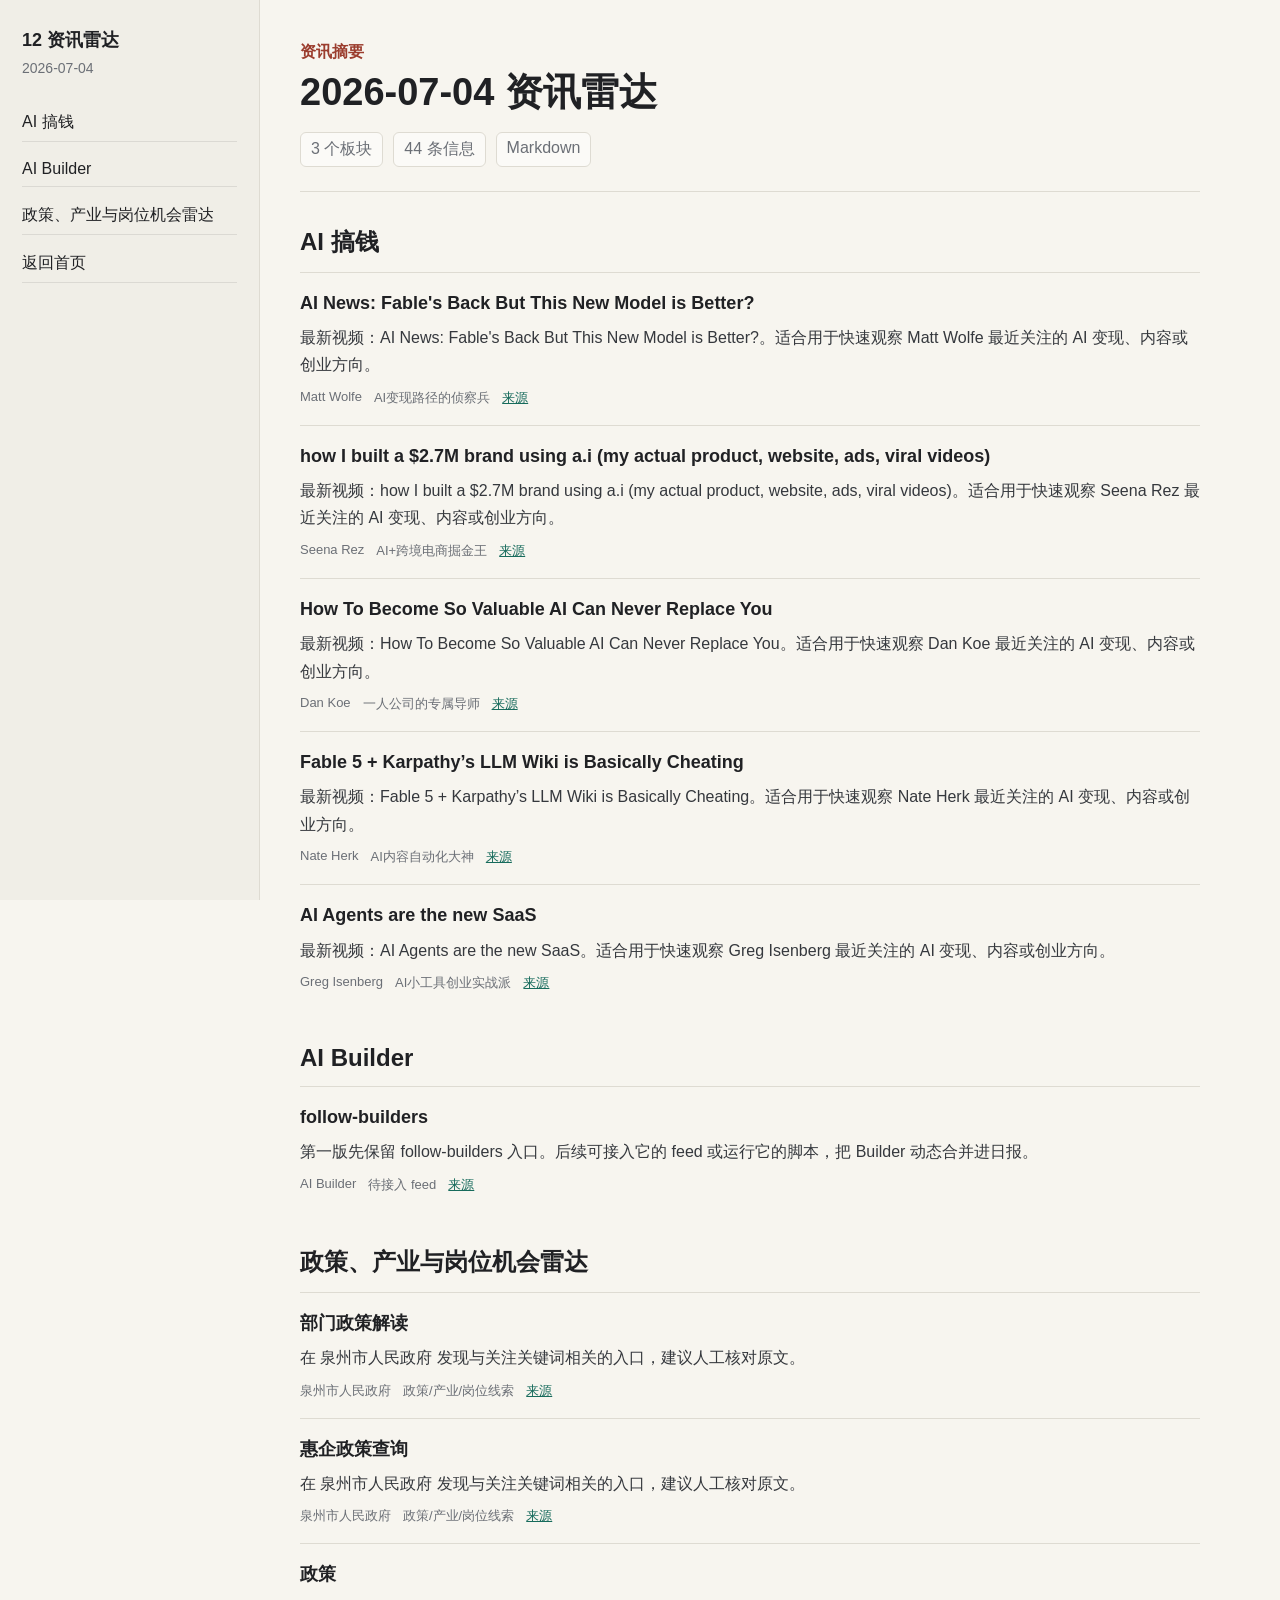
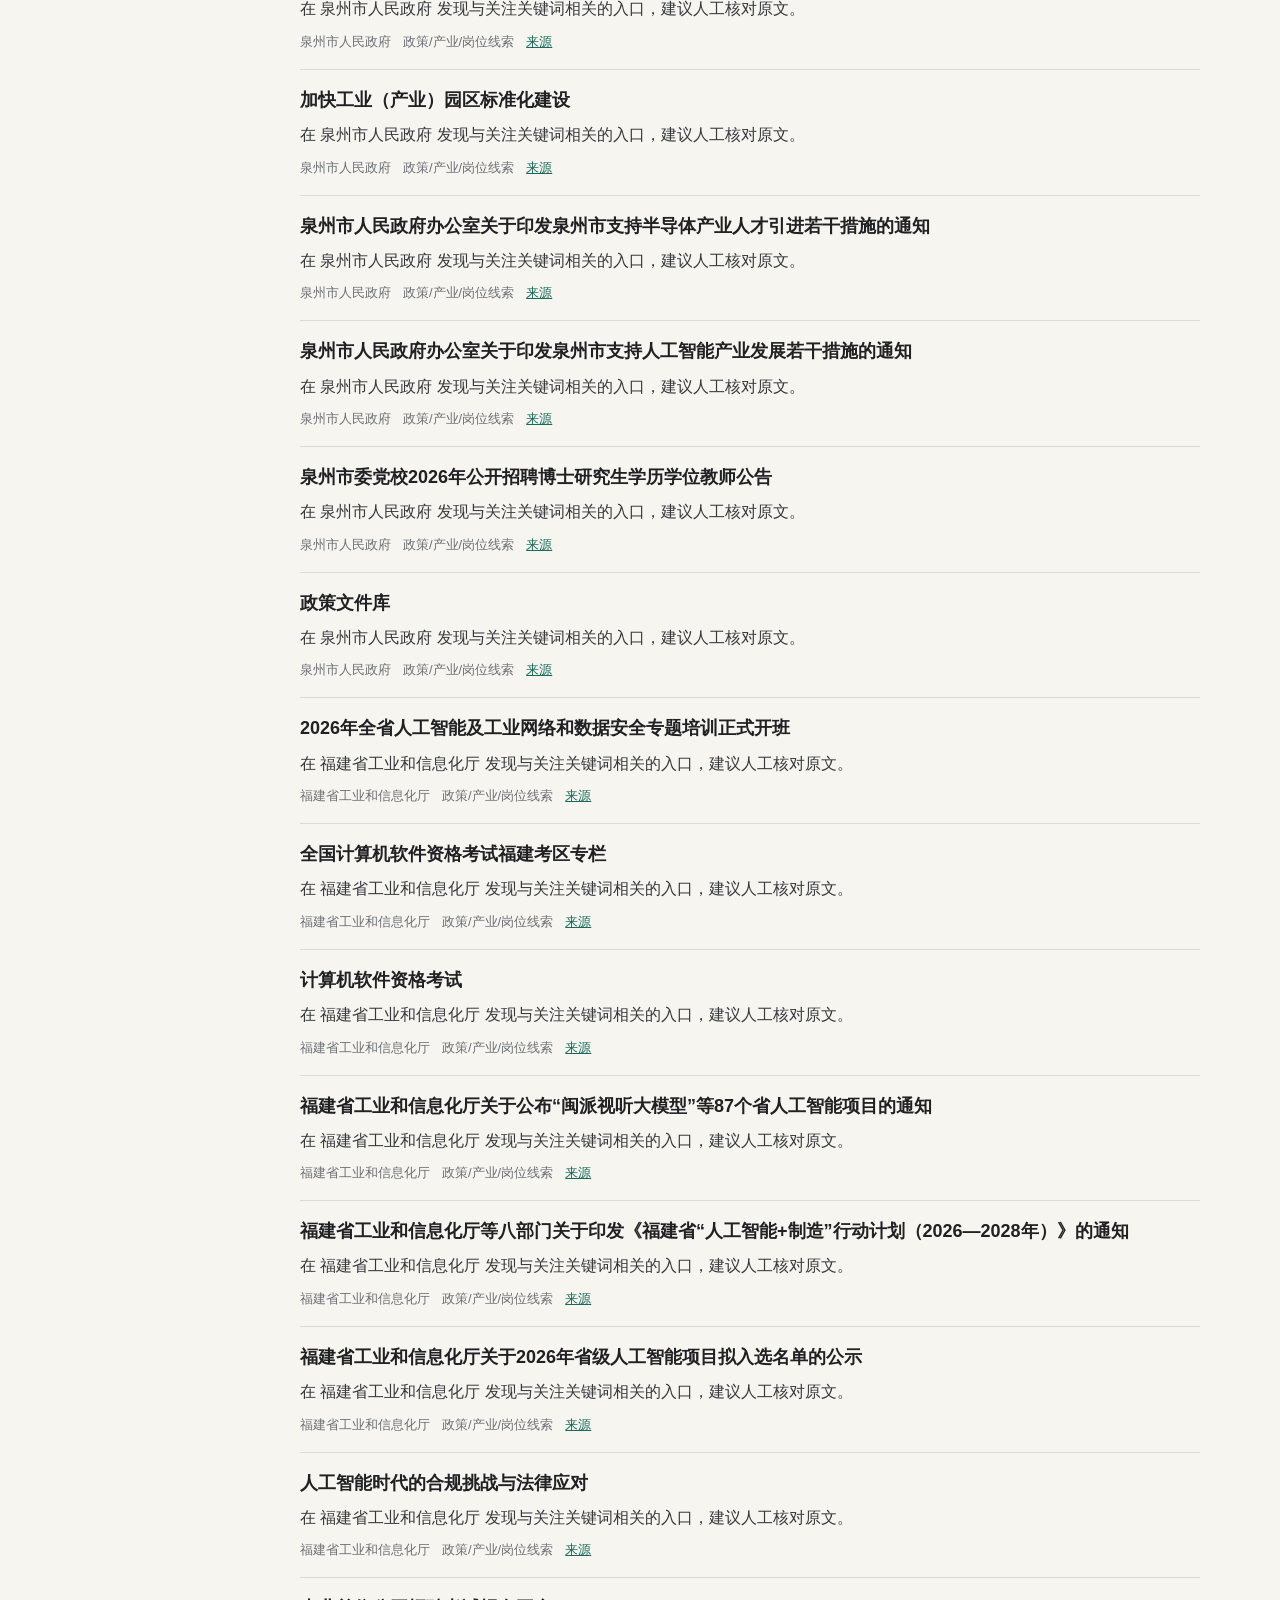
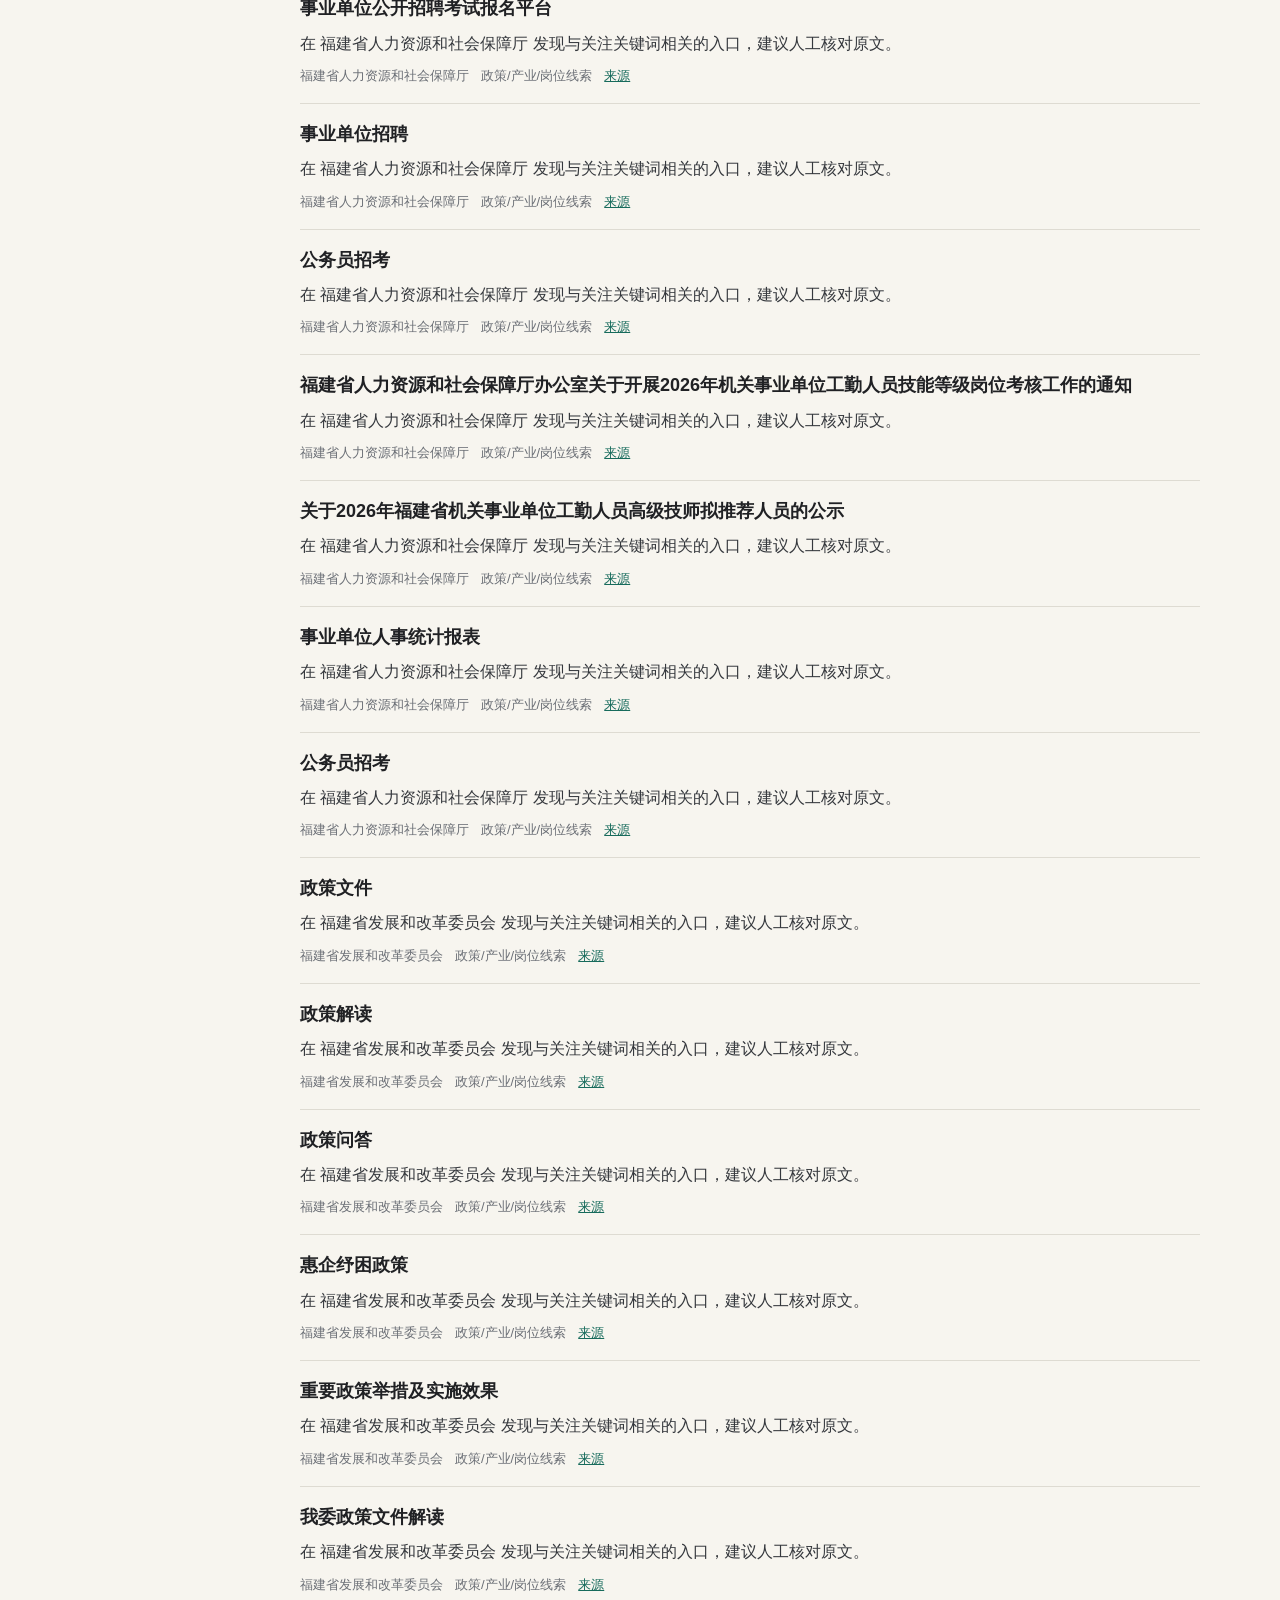
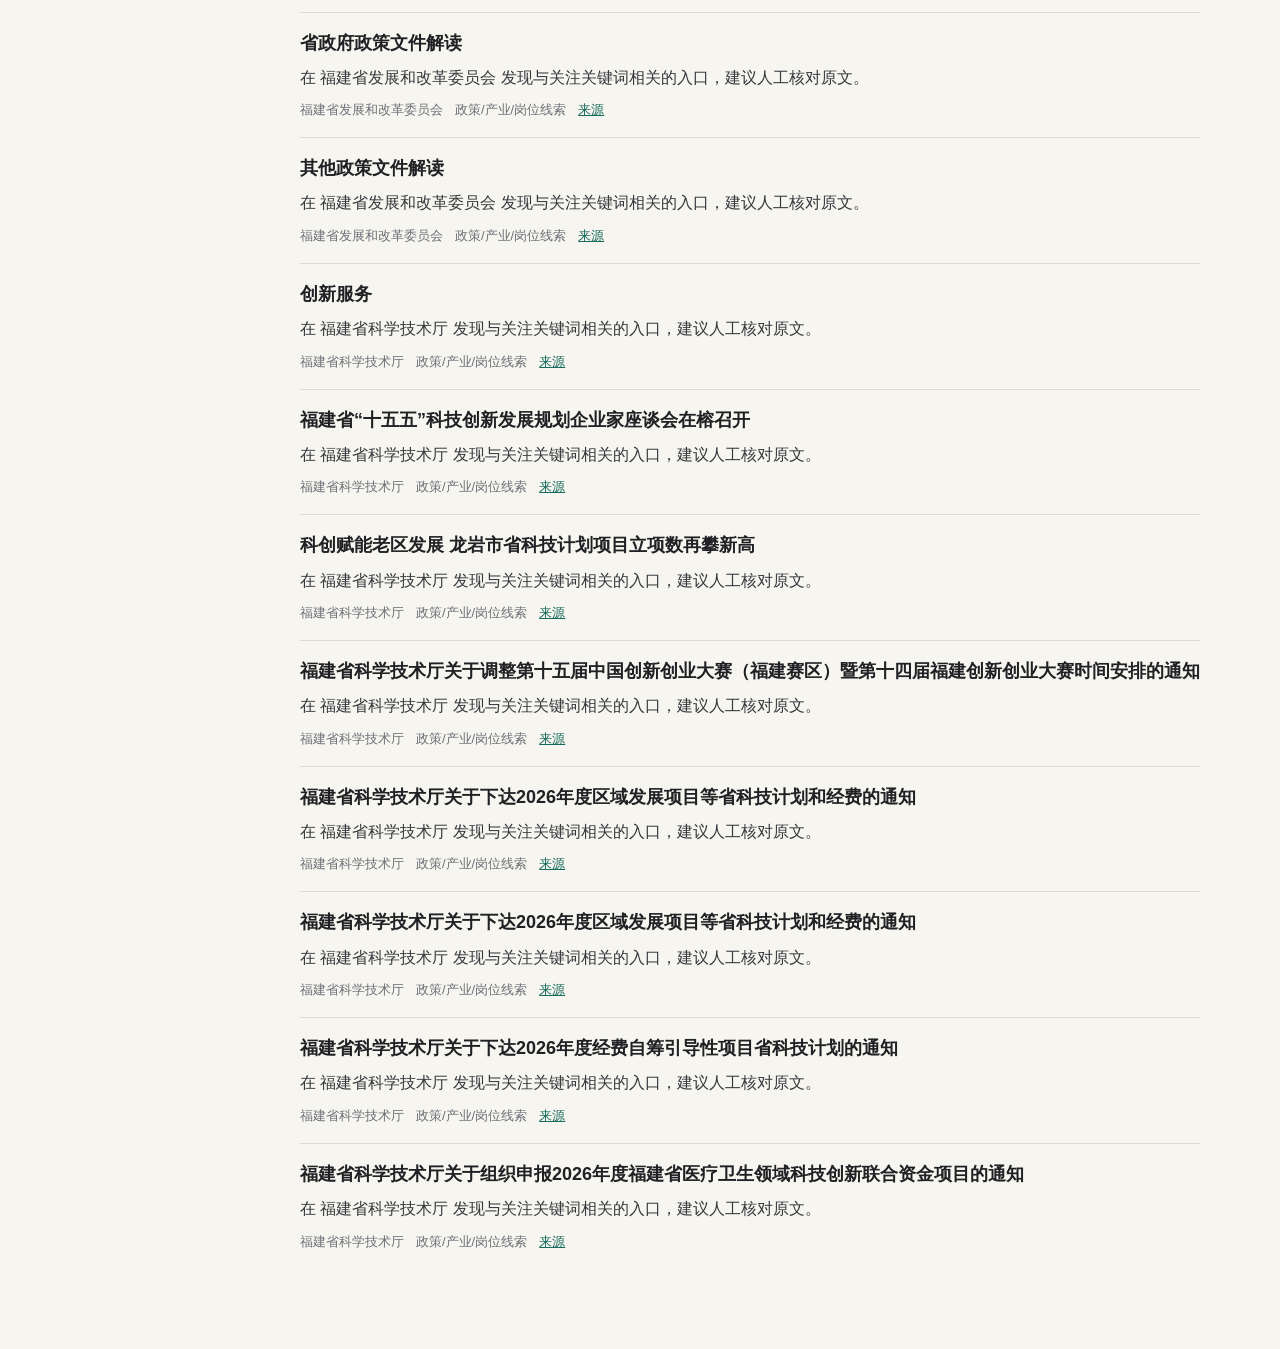
<file: site/2026-07-04.html>
<!doctype html>
<html lang="zh-CN">
<head>
  <meta charset="utf-8">
  <meta name="viewport" content="width=device-width, initial-scale=1">
  <title>2026-07-04 资讯雷达</title>
  <link rel="stylesheet" href="./assets/style.css">
</head>
<body>
  <aside class="sidebar">
    <div class="brand">12 资讯雷达</div>
    <div class="date">2026-07-04</div>
    <nav><a href="#ai-搞钱">AI 搞钱</a>
<a href="#ai-builder">AI Builder</a>
<a href="#政策-产业与岗位机会雷达">政策、产业与岗位机会雷达</a><a href="./index.html">返回首页</a></nav>
  </aside>
  <main>
    <header class="page-header">
      <p>资讯摘要</p>
      <h1>2026-07-04 资讯雷达</h1>
      <div class="summary">
        <span>3 个板块</span>
        <span>44 条信息</span>
        <a href="../obsidian/2026-07-04.md">Markdown</a>
      </div>
    </header>
    <section id="ai-搞钱"><h2>AI 搞钱</h2><article class="item"><h3>AI News: Fable&#x27;s Back But This New Model is Better?</h3><p>最新视频：AI News: Fable&#x27;s Back But This New Model is Better?。适合用于快速观察 Matt Wolfe 最近关注的 AI 变现、内容或创业方向。</p><div class="meta"><span>Matt Wolfe</span><span>AI变现路径的侦察兵</span><a class="source-link" href="https://www.youtube.com/watch?v=NVP_paJarG4" target="_blank" rel="noreferrer">来源</a></div></article><article class="item"><h3>how I built a $2.7M brand using a.i (my actual product, website, ads, viral videos)</h3><p>最新视频：how I built a $2.7M brand using a.i (my actual product, website, ads, viral videos)。适合用于快速观察 Seena Rez 最近关注的 AI 变现、内容或创业方向。</p><div class="meta"><span>Seena Rez</span><span>AI+跨境电商掘金王</span><a class="source-link" href="https://www.youtube.com/watch?v=5FokzkHTpc0" target="_blank" rel="noreferrer">来源</a></div></article><article class="item"><h3>How To Become So Valuable AI Can Never Replace You</h3><p>最新视频：How To Become So Valuable AI Can Never Replace You。适合用于快速观察 Dan Koe 最近关注的 AI 变现、内容或创业方向。</p><div class="meta"><span>Dan Koe</span><span>一人公司的专属导师</span><a class="source-link" href="https://www.youtube.com/watch?v=K2QvCV1PB1w" target="_blank" rel="noreferrer">来源</a></div></article><article class="item"><h3>Fable 5 + Karpathy’s LLM Wiki is Basically Cheating</h3><p>最新视频：Fable 5 + Karpathy’s LLM Wiki is Basically Cheating。适合用于快速观察 Nate Herk 最近关注的 AI 变现、内容或创业方向。</p><div class="meta"><span>Nate Herk</span><span>AI内容自动化大神</span><a class="source-link" href="https://www.youtube.com/watch?v=hQvwMj7IJe4" target="_blank" rel="noreferrer">来源</a></div></article><article class="item"><h3>AI Agents are the new SaaS</h3><p>最新视频：AI Agents are the new SaaS。适合用于快速观察 Greg Isenberg 最近关注的 AI 变现、内容或创业方向。</p><div class="meta"><span>Greg Isenberg</span><span>AI小工具创业实战派</span><a class="source-link" href="https://www.youtube.com/watch?v=83fWzQSWB10" target="_blank" rel="noreferrer">来源</a></div></article></section><section id="ai-builder"><h2>AI Builder</h2><article class="item"><h3>follow-builders</h3><p>第一版先保留 follow-builders 入口。后续可接入它的 feed 或运行它的脚本，把 Builder 动态合并进日报。</p><div class="meta"><span>AI Builder</span><span>待接入 feed</span><a class="source-link" href="https://github.com/zarazhangrui/follow-builders" target="_blank" rel="noreferrer">来源</a></div></article></section><section id="政策-产业与岗位机会雷达"><h2>政策、产业与岗位机会雷达</h2><article class="item"><h3>部门政策解读</h3><p>在 泉州市人民政府 发现与关注关键词相关的入口，建议人工核对原文。</p><div class="meta"><span>泉州市人民政府</span><span>政策/产业/岗位线索</span><a class="source-link" href="https://www.quanzhou.gov.cn/zfb/xxgk/ztxxgk/zcjd/qtzcjd/" target="_blank" rel="noreferrer">来源</a></div></article><article class="item"><h3>惠企政策查询</h3><p>在 泉州市人民政府 发现与关注关键词相关的入口，建议人工核对原文。</p><div class="meta"><span>泉州市人民政府</span><span>政策/产业/岗位线索</span><a class="source-link" href="https://bmhqpt.qzdsj.net/policyPc/#/policyList?mztLogin=false" target="_blank" rel="noreferrer">来源</a></div></article><article class="item"><h3>政策</h3><p>在 泉州市人民政府 发现与关注关键词相关的入口，建议人工核对原文。</p><div class="meta"><span>泉州市人民政府</span><span>政策/产业/岗位线索</span><a class="source-link" href="javascript:;" target="_blank" rel="noreferrer">来源</a></div></article><article class="item"><h3>加快工业（产业）园区标准化建设</h3><p>在 泉州市人民政府 发现与关注关键词相关的入口，建议人工核对原文。</p><div class="meta"><span>泉州市人民政府</span><span>政策/产业/岗位线索</span><a class="source-link" href="https://www.quanzhou.gov.cn/zfb/xxgk/zfxxgkzl/ztzl/jkgycyyqbjjs/" target="_blank" rel="noreferrer">来源</a></div></article><article class="item"><h3>泉州市人民政府办公室关于印发泉州市支持半导体产业人才引进若干措施的通知</h3><p>在 泉州市人民政府 发现与关注关键词相关的入口，建议人工核对原文。</p><div class="meta"><span>泉州市人民政府</span><span>政策/产业/岗位线索</span><a class="source-link" href="https://www.quanzhou.gov.cn/zfb/xxgk/zfxxgkzl/zfxxgkml/srmzfxxgkml/fggzhgf/202601/t20260108_3252122.htm" target="_blank" rel="noreferrer">来源</a></div></article><article class="item"><h3>泉州市人民政府办公室关于印发泉州市支持人工智能产业发展若干措施的通知</h3><p>在 泉州市人民政府 发现与关注关键词相关的入口，建议人工核对原文。</p><div class="meta"><span>泉州市人民政府</span><span>政策/产业/岗位线索</span><a class="source-link" href="https://www.quanzhou.gov.cn/zfb/xxgk/zfxxgkzl/zfxxgkml/srmzfxxgkml/fggzhgf/202601/t20260108_3252109.htm" target="_blank" rel="noreferrer">来源</a></div></article><article class="item"><h3>泉州市委党校2026年公开招聘博士研究生学历学位教师公告</h3><p>在 泉州市人民政府 发现与关注关键词相关的入口，建议人工核对原文。</p><div class="meta"><span>泉州市人民政府</span><span>政策/产业/岗位线索</span><a class="source-link" href="https://rsj.quanzhou.gov.cn/zwgk/zxdt/syzk/202603/t20260310_3272932.htm" target="_blank" rel="noreferrer">来源</a></div></article><article class="item"><h3>政策文件库</h3><p>在 泉州市人民政府 发现与关注关键词相关的入口，建议人工核对原文。</p><div class="meta"><span>泉州市人民政府</span><span>政策/产业/岗位线索</span><a class="source-link" href="https://www.quanzhou.gov.cn/so/zck/" target="_blank" rel="noreferrer">来源</a></div></article><article class="item"><h3>2026年全省人工智能及工业网络和数据安全专题培训正式开班</h3><p>在 福建省工业和信息化厅 发现与关注关键词相关的入口，建议人工核对原文。</p><div class="meta"><span>福建省工业和信息化厅</span><span>政策/产业/岗位线索</span><a class="source-link" href="https://gxt.fujian.gov.cn/zwgk/xw/jxyw/202607/t20260703_7172067.htm" target="_blank" rel="noreferrer">来源</a></div></article><article class="item"><h3>全国计算机软件资格考试福建考区专栏</h3><p>在 福建省工业和信息化厅 发现与关注关键词相关的入口，建议人工核对原文。</p><div class="meta"><span>福建省工业和信息化厅</span><span>政策/产业/岗位线索</span><a class="source-link" href="javascript:;" target="_blank" rel="noreferrer">来源</a></div></article><article class="item"><h3>计算机软件资格考试</h3><p>在 福建省工业和信息化厅 发现与关注关键词相关的入口，建议人工核对原文。</p><div class="meta"><span>福建省工业和信息化厅</span><span>政策/产业/岗位线索</span><a class="source-link" href="https://gxt.fujian.gov.cn/zwgk/ztjj/fjrkzl/" target="_blank" rel="noreferrer">来源</a></div></article><article class="item"><h3>福建省工业和信息化厅关于公布“闽派视听大模型”等87个省人工智能项目的通知</h3><p>在 福建省工业和信息化厅 发现与关注关键词相关的入口，建议人工核对原文。</p><div class="meta"><span>福建省工业和信息化厅</span><span>政策/产业/岗位线索</span><a class="source-link" href="https://gxt.fujian.gov.cn/zwgk/zfxxgk/fdzdgknr/gzdt/202607/t20260703_7170961.htm" target="_blank" rel="noreferrer">来源</a></div></article><article class="item"><h3>福建省工业和信息化厅等八部门关于印发《福建省“人工智能+制造”行动计划（2026—2028年）》的通知</h3><p>在 福建省工业和信息化厅 发现与关注关键词相关的入口，建议人工核对原文。</p><div class="meta"><span>福建省工业和信息化厅</span><span>政策/产业/岗位线索</span><a class="source-link" href="https://gxt.fujian.gov.cn/zwgk/zfxxgk/fdzdgknr/gzdt/202607/t20260701_7169957.htm" target="_blank" rel="noreferrer">来源</a></div></article><article class="item"><h3>福建省工业和信息化厅关于2026年省级人工智能项目拟入选名单的公示</h3><p>在 福建省工业和信息化厅 发现与关注关键词相关的入口，建议人工核对原文。</p><div class="meta"><span>福建省工业和信息化厅</span><span>政策/产业/岗位线索</span><a class="source-link" href="https://gxt.fujian.gov.cn/zwgk/gsgg/202606/t20260622_7165501.htm" target="_blank" rel="noreferrer">来源</a></div></article><article class="item"><h3>人工智能时代的合规挑战与法律应对</h3><p>在 福建省工业和信息化厅 发现与关注关键词相关的入口，建议人工核对原文。</p><div class="meta"><span>福建省工业和信息化厅</span><span>政策/产业/岗位线索</span><a class="source-link" href="https://gxt.fujian.gov.cn/jdhy/gxsth/h/qt/202606/t20260612_7162337.htm" target="_blank" rel="noreferrer">来源</a></div></article><article class="item"><h3>事业单位公开招聘考试报名平台</h3><p>在 福建省人力资源和社会保障厅 发现与关注关键词相关的入口，建议人工核对原文。</p><div class="meta"><span>福建省人力资源和社会保障厅</span><span>政策/产业/岗位线索</span><a class="source-link" href="http://220.160.53.33:8903" target="_blank" rel="noreferrer">来源</a></div></article><article class="item"><h3>事业单位招聘</h3><p>在 福建省人力资源和社会保障厅 发现与关注关键词相关的入口，建议人工核对原文。</p><div class="meta"><span>福建省人力资源和社会保障厅</span><span>政策/产业/岗位线索</span><a class="source-link" href="https://rst.fujian.gov.cn/zw/ztzl/zxzt/sydwrczp/" target="_blank" rel="noreferrer">来源</a></div></article><article class="item"><h3>公务员招考</h3><p>在 福建省人力资源和社会保障厅 发现与关注关键词相关的入口，建议人工核对原文。</p><div class="meta"><span>福建省人力资源和社会保障厅</span><span>政策/产业/岗位线索</span><a class="source-link" href="http://gwykl.fujian.gov.cn" target="_blank" rel="noreferrer">来源</a></div></article><article class="item"><h3>福建省人力资源和社会保障厅办公室关于开展2026年机关事业单位工勤人员技能等级岗位考核工作的通知</h3><p>在 福建省人力资源和社会保障厅 发现与关注关键词相关的入口，建议人工核对原文。</p><div class="meta"><span>福建省人力资源和社会保障厅</span><span>政策/产业/岗位线索</span><a class="source-link" href="https://rst.fujian.gov.cn/zw/zfxxgk/zfxxgkml/zyywgz/zynljs/202606/t20260609_7161026.htm" target="_blank" rel="noreferrer">来源</a></div></article><article class="item"><h3>关于2026年福建省机关事业单位工勤人员高级技师拟推荐人员的公示</h3><p>在 福建省人力资源和社会保障厅 发现与关注关键词相关的入口，建议人工核对原文。</p><div class="meta"><span>福建省人力资源和社会保障厅</span><span>政策/产业/岗位线索</span><a class="source-link" href="https://rst.fujian.gov.cn/zw/gsgg/202605/t20260525_7151778.htm" target="_blank" rel="noreferrer">来源</a></div></article><article class="item"><h3>事业单位人事统计报表</h3><p>在 福建省人力资源和社会保障厅 发现与关注关键词相关的入口，建议人工核对原文。</p><div class="meta"><span>福建省人力资源和社会保障厅</span><span>政策/产业/岗位线索</span><a class="source-link" href="https://rst.fujian.gov.cn/fw/xzzx/qtzl/202602/t20260206_7090325.htm" target="_blank" rel="noreferrer">来源</a></div></article><article class="item"><h3>公务员招考</h3><p>在 福建省人力资源和社会保障厅 发现与关注关键词相关的入口，建议人工核对原文。</p><div class="meta"><span>福建省人力资源和社会保障厅</span><span>政策/产业/岗位线索</span><a class="source-link" href="http://gwykl.fujian.gov.cn/" target="_blank" rel="noreferrer">来源</a></div></article><article class="item"><h3>政策文件</h3><p>在 福建省发展和改革委员会 发现与关注关键词相关的入口，建议人工核对原文。</p><div class="meta"><span>福建省发展和改革委员会</span><span>政策/产业/岗位线索</span><a class="source-link" href="https://fgw.fujian.gov.cn/zwgk/fgzd/" target="_blank" rel="noreferrer">来源</a></div></article><article class="item"><h3>政策解读</h3><p>在 福建省发展和改革委员会 发现与关注关键词相关的入口，建议人工核对原文。</p><div class="meta"><span>福建省发展和改革委员会</span><span>政策/产业/岗位线索</span><a class="source-link" href="https://fgw.fujian.gov.cn/jdhy/zcjd/" target="_blank" rel="noreferrer">来源</a></div></article><article class="item"><h3>政策问答</h3><p>在 福建省发展和改革委员会 发现与关注关键词相关的入口，建议人工核对原文。</p><div class="meta"><span>福建省发展和改革委员会</span><span>政策/产业/岗位线索</span><a class="source-link" href="https://fgw.fujian.gov.cn/jdhy/zcwd/  " target="_blank" rel="noreferrer">来源</a></div></article><article class="item"><h3>惠企纾困政策</h3><p>在 福建省发展和改革委员会 发现与关注关键词相关的入口，建议人工核对原文。</p><div class="meta"><span>福建省发展和改革委员会</span><span>政策/产业/岗位线索</span><a class="source-link" href="https://www.fujian.gov.cn/zwgk/ztzl/yqfk/skjn/?id=35401" target="_blank" rel="noreferrer">来源</a></div></article><article class="item"><h3>重要政策举措及实施效果</h3><p>在 福建省发展和改革委员会 发现与关注关键词相关的入口，建议人工核对原文。</p><div class="meta"><span>福建省发展和改革委员会</span><span>政策/产业/岗位线索</span><a class="source-link" href="https://www.gov.cn/zhengce/zczhjd/" target="_blank" rel="noreferrer">来源</a></div></article><article class="item"><h3>我委政策文件解读</h3><p>在 福建省发展和改革委员会 发现与关注关键词相关的入口，建议人工核对原文。</p><div class="meta"><span>福建省发展和改革委员会</span><span>政策/产业/岗位线索</span><a class="source-link" href="https://fgw.fujian.gov.cn/jdhy/zcjd/bmzcwjjd/" target="_blank" rel="noreferrer">来源</a></div></article><article class="item"><h3>省政府政策文件解读</h3><p>在 福建省发展和改革委员会 发现与关注关键词相关的入口，建议人工核对原文。</p><div class="meta"><span>福建省发展和改革委员会</span><span>政策/产业/岗位线索</span><a class="source-link" href="https://fgw.fujian.gov.cn/jdhy/zcjd/szfzcwjjd/" target="_blank" rel="noreferrer">来源</a></div></article><article class="item"><h3>其他政策文件解读</h3><p>在 福建省发展和改革委员会 发现与关注关键词相关的入口，建议人工核对原文。</p><div class="meta"><span>福建省发展和改革委员会</span><span>政策/产业/岗位线索</span><a class="source-link" href="https://fgw.fujian.gov.cn/jdhy/zcjd/qtzcwjjd/" target="_blank" rel="noreferrer">来源</a></div></article><article class="item"><h3>创新服务</h3><p>在 福建省科学技术厅 发现与关注关键词相关的入口，建议人工核对原文。</p><div class="meta"><span>福建省科学技术厅</span><span>政策/产业/岗位线索</span><a class="source-link" href="https://kjt.fujian.gov.cn/ztzl/fjkjyfwpt/" target="_blank" rel="noreferrer">来源</a></div></article><article class="item"><h3>福建省“十五五”科技创新发展规划企业家座谈会在榕召开</h3><p>在 福建省科学技术厅 发现与关注关键词相关的入口，建议人工核对原文。</p><div class="meta"><span>福建省科学技术厅</span><span>政策/产业/岗位线索</span><a class="source-link" href="https://kjt.fujian.gov.cn/xxgk/kjyw/stdt/202606/t20260601_7154920.htm" target="_blank" rel="noreferrer">来源</a></div></article><article class="item"><h3>科创赋能老区发展 龙岩市省科技计划项目立项数再攀新高</h3><p>在 福建省科学技术厅 发现与关注关键词相关的入口，建议人工核对原文。</p><div class="meta"><span>福建省科学技术厅</span><span>政策/产业/岗位线索</span><a class="source-link" href="https://kjt.fujian.gov.cn/xxgk/kjyw/sxdt/202607/t20260702_7170850.htm" target="_blank" rel="noreferrer">来源</a></div></article><article class="item"><h3>福建省科学技术厅关于调整第十五届中国创新创业大赛（福建赛区）暨第十四届福建创新创业大赛时间安排的通知</h3><p>在 福建省科学技术厅 发现与关注关键词相关的入口，建议人工核对原文。</p><div class="meta"><span>福建省科学技术厅</span><span>政策/产业/岗位线索</span><a class="source-link" href="https://kjt.fujian.gov.cn/xxgk/tzgg/202606/t20260630_7169713.htm" target="_blank" rel="noreferrer">来源</a></div></article><article class="item"><h3>福建省科学技术厅关于下达2026年度区域发展项目等省科技计划和经费的通知</h3><p>在 福建省科学技术厅 发现与关注关键词相关的入口，建议人工核对原文。</p><div class="meta"><span>福建省科学技术厅</span><span>政策/产业/岗位线索</span><a class="source-link" href="https://kjt.fujian.gov.cn/xxgk/tzgg/202606/t20260626_7168513.htm" target="_blank" rel="noreferrer">来源</a></div></article><article class="item"><h3>福建省科学技术厅关于下达2026年度区域发展项目等省科技计划和经费的通知</h3><p>在 福建省科学技术厅 发现与关注关键词相关的入口，建议人工核对原文。</p><div class="meta"><span>福建省科学技术厅</span><span>政策/产业/岗位线索</span><a class="source-link" href="https://kjt.fujian.gov.cn/xxgk/ghjhlm/ndjh/202607/t20260703_7171137.htm" target="_blank" rel="noreferrer">来源</a></div></article><article class="item"><h3>福建省科学技术厅关于下达2026年度经费自筹引导性项目省科技计划的通知</h3><p>在 福建省科学技术厅 发现与关注关键词相关的入口，建议人工核对原文。</p><div class="meta"><span>福建省科学技术厅</span><span>政策/产业/岗位线索</span><a class="source-link" href="https://kjt.fujian.gov.cn/xxgk/ghjhlm/ndjh/202606/t20260617_7164438.htm" target="_blank" rel="noreferrer">来源</a></div></article><article class="item"><h3>福建省科学技术厅关于组织申报2026年度福建省医疗卫生领域科技创新联合资金项目的通知</h3><p>在 福建省科学技术厅 发现与关注关键词相关的入口，建议人工核对原文。</p><div class="meta"><span>福建省科学技术厅</span><span>政策/产业/岗位线索</span><a class="source-link" href="https://kjt.fujian.gov.cn/xxgk/ghjhlm/ndjh/202606/t20260603_7156185.htm" target="_blank" rel="noreferrer">来源</a></div></article></section>
    
  </main>
</body>
</html>
</file>
<file: docs/assets/style.css>
:root {
  color-scheme: light;
  --bg: #f7f5ef;
  --panel: #ffffff;
  --ink: #202124;
  --muted: #6b6f76;
  --line: #dedbd2;
  --accent: #176b5c;
  --accent-2: #9b3d2e;
}
* { box-sizing: border-box; }
body {
  margin: 0;
  min-height: 100vh;
  display: grid;
  grid-template-columns: 260px minmax(0, 1fr);
  background: var(--bg);
  color: var(--ink);
  font-family: -apple-system, BlinkMacSystemFont, "Segoe UI", sans-serif;
}
.sidebar {
  position: sticky;
  top: 0;
  height: 100vh;
  padding: 28px 22px;
  border-right: 1px solid var(--line);
  background: #f0eee7;
}
.brand { font-size: 18px; font-weight: 700; }
.date { margin-top: 8px; color: var(--muted); font-size: 14px; }
nav { display: grid; gap: 10px; margin-top: 28px; }
nav a {
  color: var(--ink);
  text-decoration: none;
  padding: 8px 0;
  border-bottom: 1px solid rgba(32, 33, 36, .1);
}
nav a:hover { color: var(--accent); }
main {
  max-width: 980px;
  width: 100%;
  padding: 42px 40px 80px;
}
.page-header {
  border-bottom: 1px solid var(--line);
  padding-bottom: 24px;
  margin-bottom: 28px;
}
.page-header p {
  margin: 0 0 8px;
  color: var(--accent-2);
  font-weight: 700;
}
h1 {
  margin: 0;
  font-size: 38px;
  line-height: 1.12;
  letter-spacing: 0;
}
.summary {
  display: flex;
  flex-wrap: wrap;
  gap: 10px;
  margin-top: 18px;
  color: var(--muted);
}
.summary span, .summary a {
  border: 1px solid var(--line);
  border-radius: 6px;
  padding: 6px 10px;
  background: rgba(255, 255, 255, .5);
  color: inherit;
  text-decoration: none;
}
section { margin-top: 34px; }
h2 {
  font-size: 24px;
  margin: 0 0 14px;
  letter-spacing: 0;
}
.item {
  padding: 18px 0;
  border-top: 1px solid var(--line);
}
.item h3 {
  margin: 0 0 8px;
  font-size: 18px;
  line-height: 1.4;
  letter-spacing: 0;
}
.item p {
  margin: 0;
  color: #35383d;
  line-height: 1.72;
}
.meta {
  display: flex;
  flex-wrap: wrap;
  gap: 12px;
  margin-top: 10px;
  color: var(--muted);
  font-size: 13px;
}
.source-link { color: var(--accent); }
.empty { color: var(--muted); }
@media (max-width: 760px) {
  body { display: block; }
  .sidebar {
    position: relative;
    height: auto;
    border-right: 0;
    border-bottom: 1px solid var(--line);
  }
  nav {
    grid-template-columns: repeat(2, minmax(0, 1fr));
    gap: 4px 14px;
  }
  main { padding: 28px 20px 56px; }
  h1 { font-size: 30px; }
}
</file>
<file: site/assets/style.css>
:root {
  color-scheme: light;
  --bg: #f7f5ef;
  --panel: #ffffff;
  --ink: #202124;
  --muted: #6b6f76;
  --line: #dedbd2;
  --accent: #176b5c;
  --accent-2: #9b3d2e;
}
* { box-sizing: border-box; }
body {
  margin: 0;
  min-height: 100vh;
  display: grid;
  grid-template-columns: 260px minmax(0, 1fr);
  background: var(--bg);
  color: var(--ink);
  font-family: -apple-system, BlinkMacSystemFont, "Segoe UI", sans-serif;
}
.sidebar {
  position: sticky;
  top: 0;
  height: 100vh;
  padding: 28px 22px;
  border-right: 1px solid var(--line);
  background: #f0eee7;
}
.brand { font-size: 18px; font-weight: 700; }
.date { margin-top: 8px; color: var(--muted); font-size: 14px; }
nav { display: grid; gap: 10px; margin-top: 28px; }
nav a {
  color: var(--ink);
  text-decoration: none;
  padding: 8px 0;
  border-bottom: 1px solid rgba(32, 33, 36, .1);
}
nav a:hover { color: var(--accent); }
main {
  max-width: 980px;
  width: 100%;
  padding: 42px 40px 80px;
}
.page-header {
  border-bottom: 1px solid var(--line);
  padding-bottom: 24px;
  margin-bottom: 28px;
}
.page-header p {
  margin: 0 0 8px;
  color: var(--accent-2);
  font-weight: 700;
}
h1 {
  margin: 0;
  font-size: 38px;
  line-height: 1.12;
  letter-spacing: 0;
}
.summary {
  display: flex;
  flex-wrap: wrap;
  gap: 10px;
  margin-top: 18px;
  color: var(--muted);
}
.summary span, .summary a {
  border: 1px solid var(--line);
  border-radius: 6px;
  padding: 6px 10px;
  background: rgba(255, 255, 255, .5);
  color: inherit;
  text-decoration: none;
}
section { margin-top: 34px; }
h2 {
  font-size: 24px;
  margin: 0 0 14px;
  letter-spacing: 0;
}
.item {
  padding: 18px 0;
  border-top: 1px solid var(--line);
}
.item h3 {
  margin: 0 0 8px;
  font-size: 18px;
  line-height: 1.4;
  letter-spacing: 0;
}
.item p {
  margin: 0;
  color: #35383d;
  line-height: 1.72;
}
.meta {
  display: flex;
  flex-wrap: wrap;
  gap: 12px;
  margin-top: 10px;
  color: var(--muted);
  font-size: 13px;
}
.source-link { color: var(--accent); }
.empty { color: var(--muted); }
@media (max-width: 760px) {
  body { display: block; }
  .sidebar {
    position: relative;
    height: auto;
    border-right: 0;
    border-bottom: 1px solid var(--line);
  }
  nav {
    grid-template-columns: repeat(2, minmax(0, 1fr));
    gap: 4px 14px;
  }
  main { padding: 28px 20px 56px; }
  h1 { font-size: 30px; }
}
</file>
